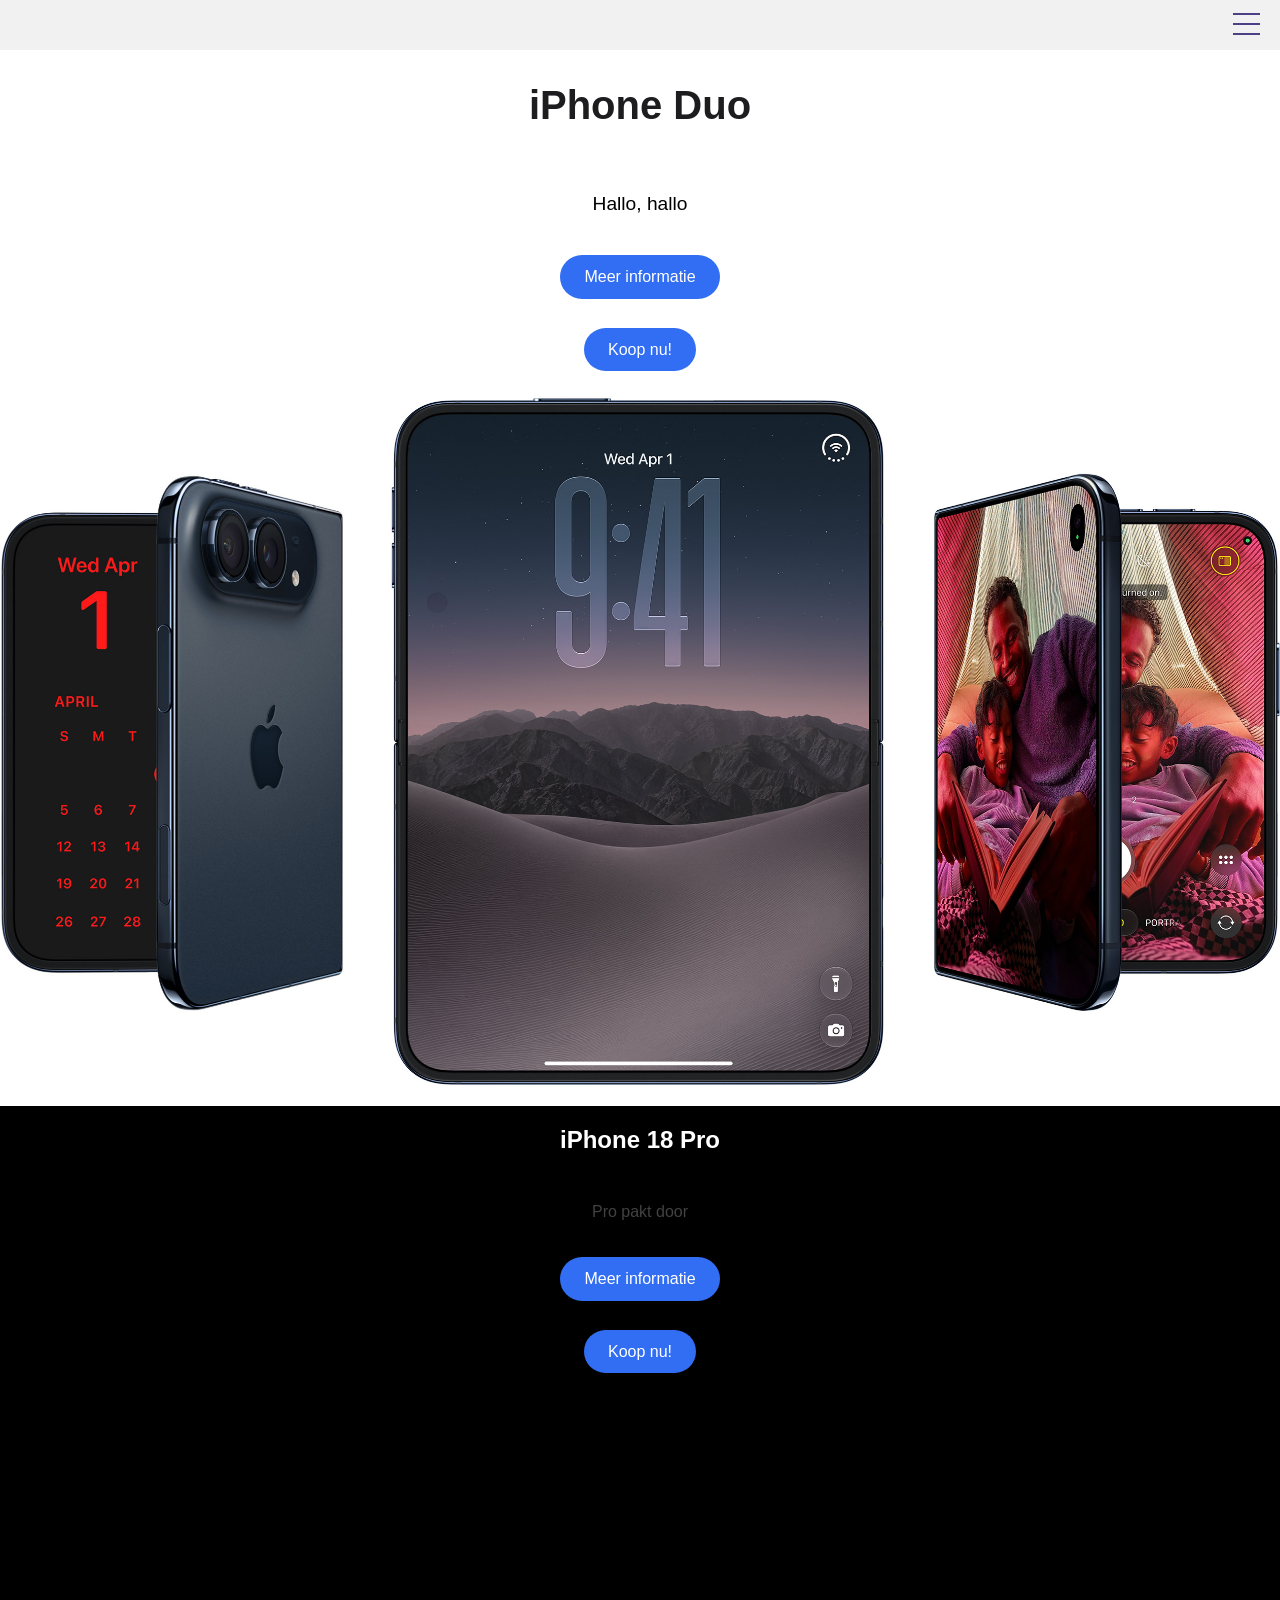
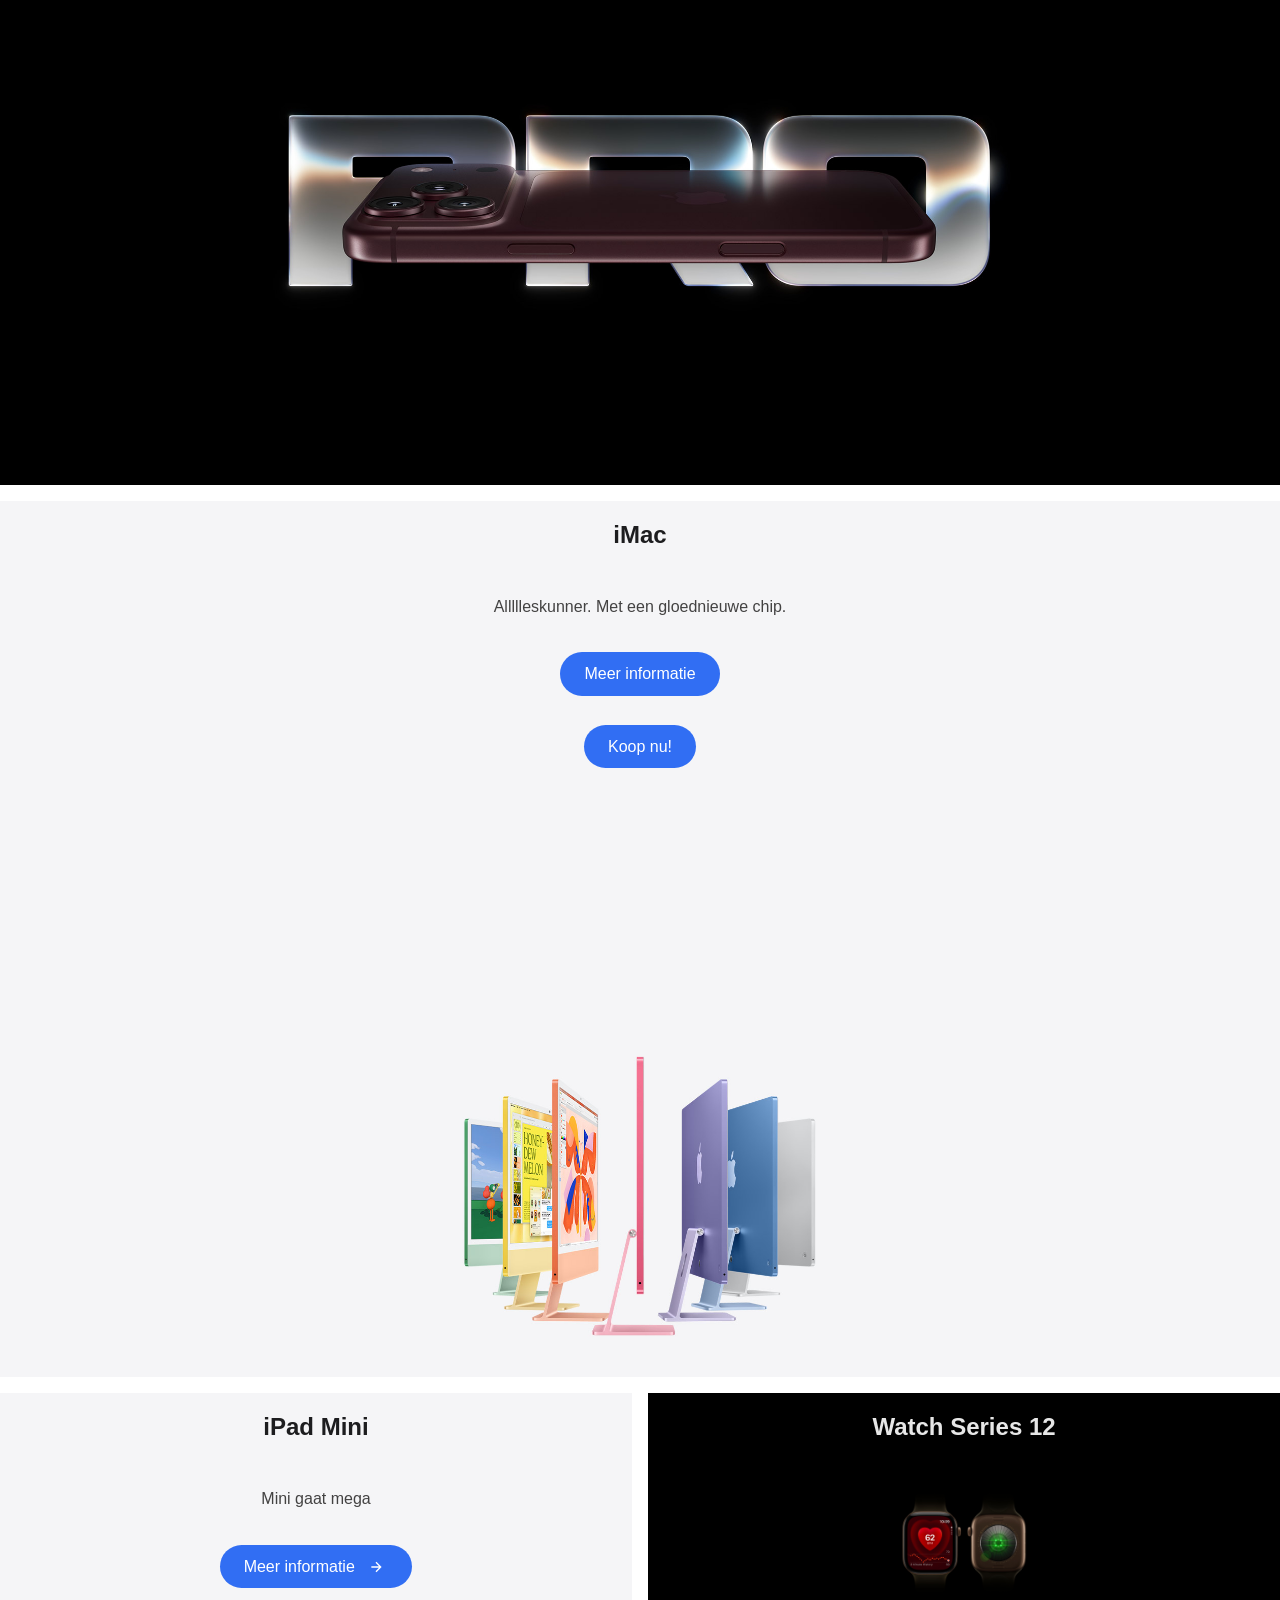
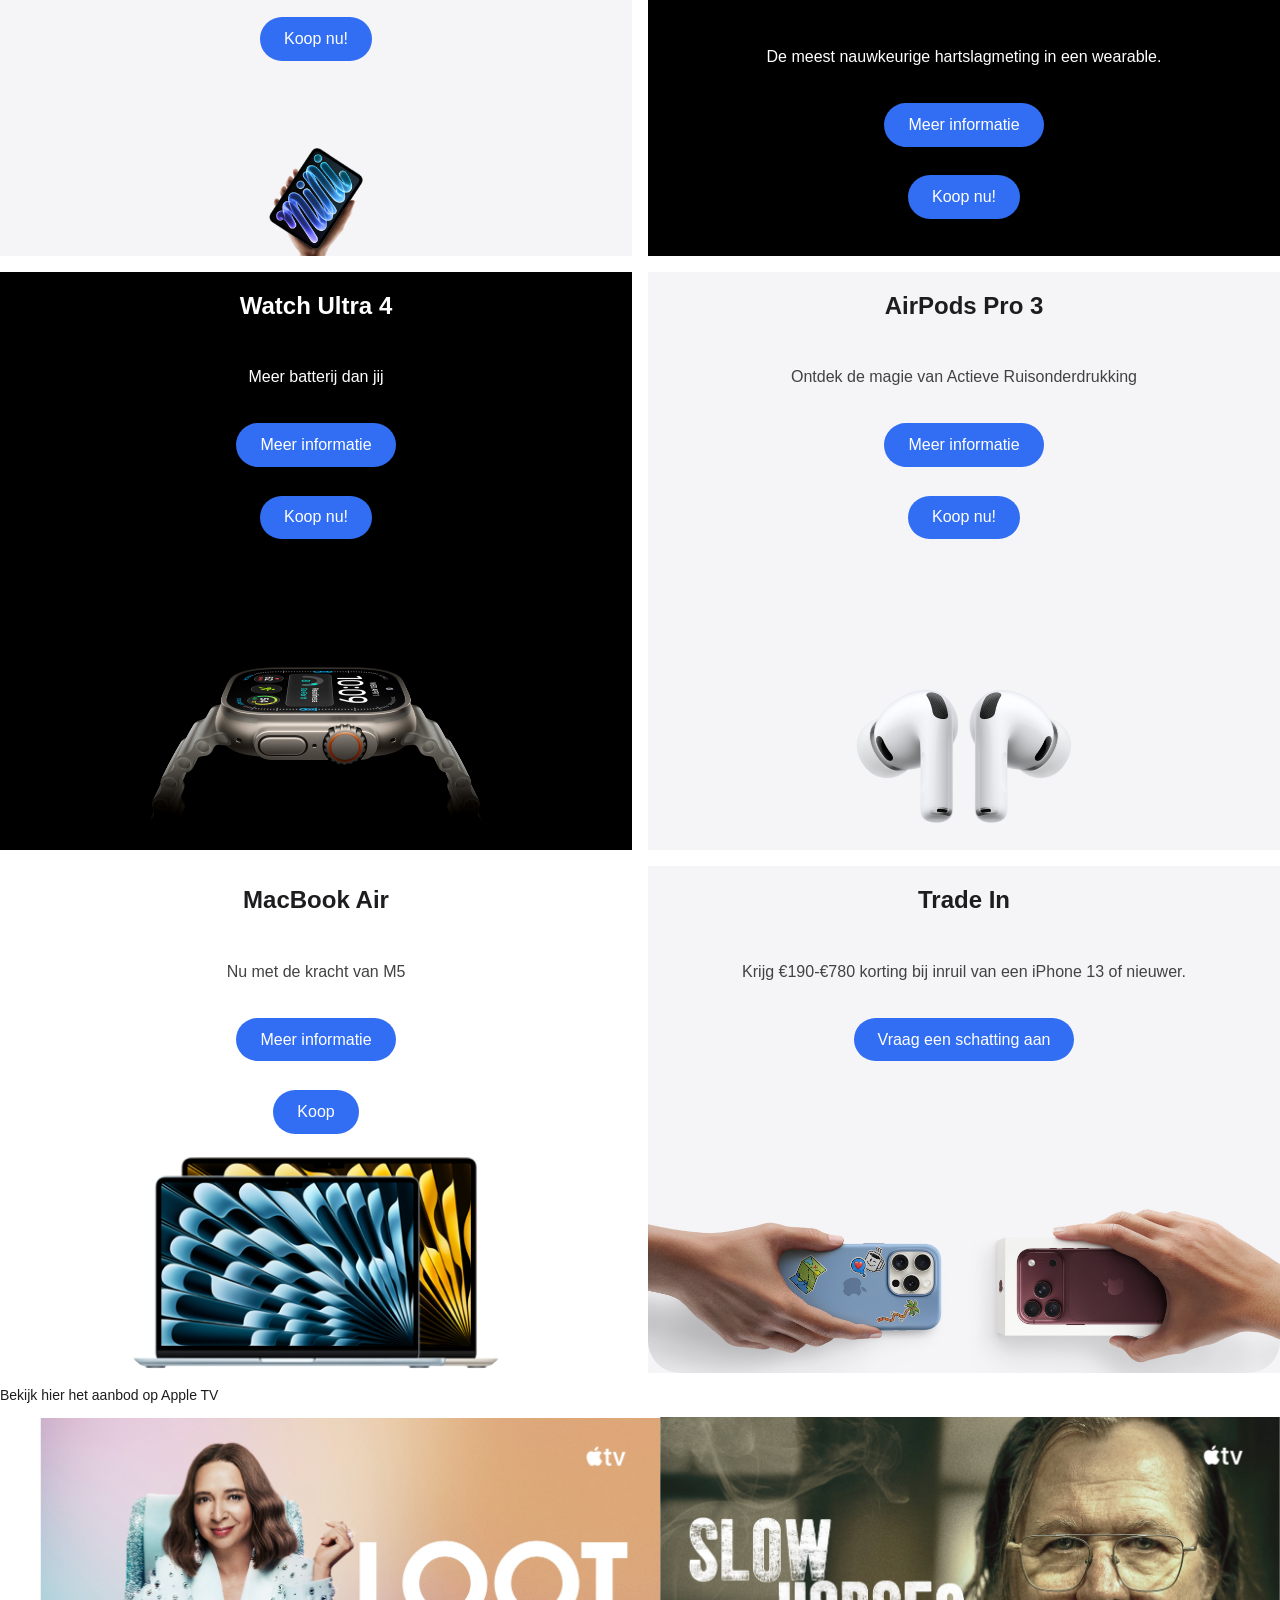
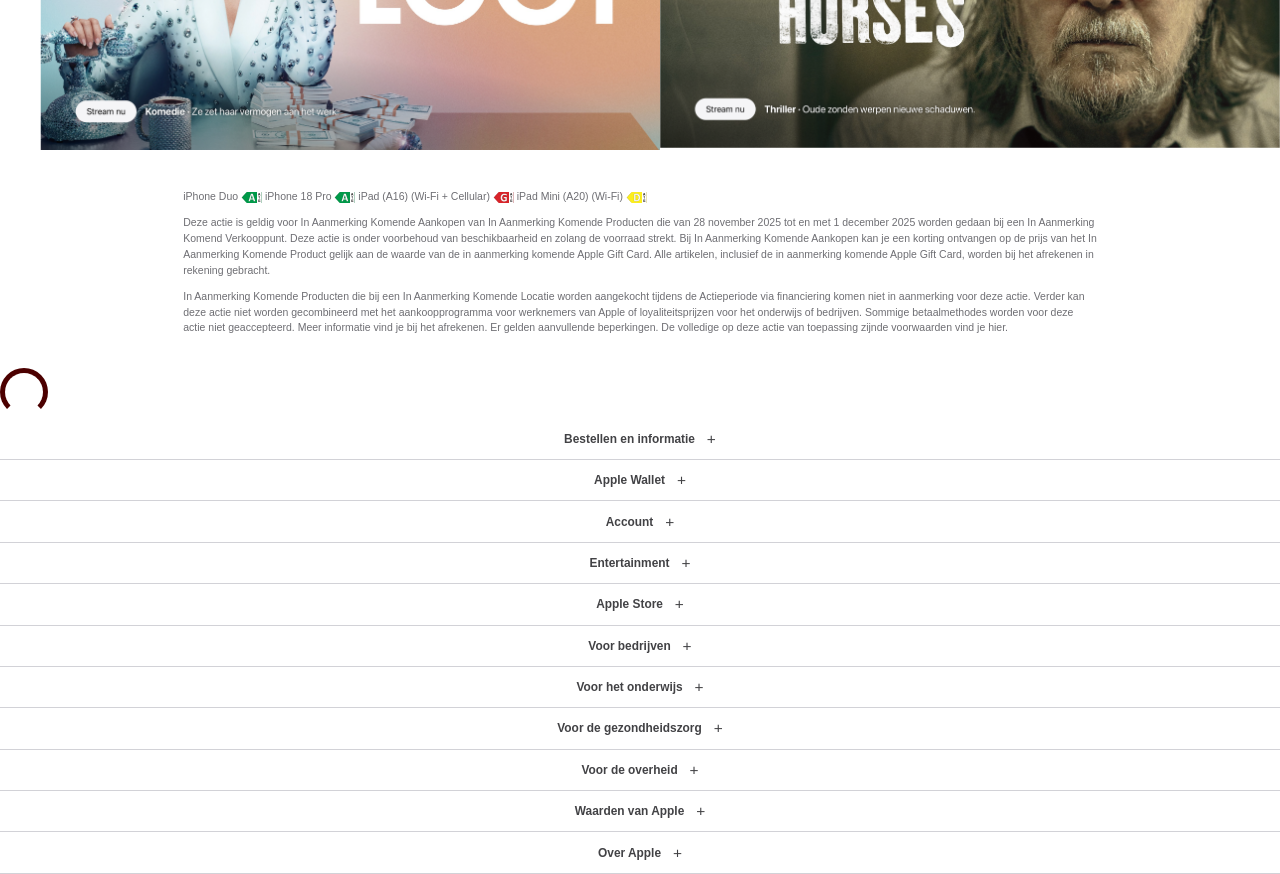
<file: index.html>
<!DOCTYPE html>
<html lang="nl">

<head>
    <meta charset="UTF-8">
    <meta name="204_chey" content="Cheyenne">
    <meta name="viewport" content="width=device-width, initial-scale=1">

    <title>Apple Knock-off</title>

    <link href="styles/style.css" rel="stylesheet">
    <link href="styles/homepage.css" rel="stylesheet">
    <link rel="icon" type="image/svg+xml" href="images-sections/icon_large_3.svg">
</head>

<body>
    <a class="skip-link" href="#main">Ga naar inhoud</a>

    <header>
        <h1 class="visually-hidden">Howdy FED2526</h1>

        <div id="burger-menu">
            <span></span>
        </div>

        <nav id="menu">
            <ul>
                <li>
                    <img src="images/icon_large_3.svg" alt="Apple logo">
                </li>
                <li><a href="index.html">Homepagina</a></li>
                <li><a href="#">Store</a></li>
                <li><a href="#">iPad</a></li>
                <li><a href="tweede_pagina.html">iPhone</a></li>
                <li><a href="#">Mac</a></li>
                <li><a href="#">Watch</a></li>
                <li><a href="#">AirPods</a></li>
                <li><a href="#">TV & Woning</a></li>
                <li><a href="#">Accessoires</a></li>
                <li><a href="#">Support</a></li>
                <li>
                    <form id="search-form">
                        <label for="site-search">Search</label>
                        <input type="search" id="site-search" name="q">
                        <button type="submit">Search</button>
                    </form>
                </li>
            </ul>
        </nav>
    </header>

    <main id="main">

        <section>
            <h2>iPhone Duo</h2>
            <p>Hallo, hallo</p>
            <a href="#">Meer informatie</a>
            <a href="#">Koop nu!</a>
            <img src="images/design_endframe__csvxe3ut4a6a_large_2x.jpg" alt="iPhone Duo">
        </section>

        <section>
            <h2>iPhone 18 Pro</h2>
            <p>Pro pakt door</p>
            <a href="tweede_pagina.html">Meer informatie</a>
            <a href="tweede_pagina.html">Koop nu!</a>
            <img src="images/hero_iphone_18_pro_.jpg" alt="iPhone 18 Pro">
        </section>

        <section>
            <h2>iMac</h2>
            <p>Allllleskunner. Met een gloednieuwe chip.</p>
            <a href="tweede_pagina.html">Meer informatie</a>
            <a href="tweede_pagina.html">Koop nu!</a>
            <img src="images/promo_imac_m6_preorder__cm3cvx6oewya_large_2x.jpg" alt="iMac">
        </section>

        <section>
            <h2>iPad Mini</h2>
            <p>Mini gaat mega</p>
            <a href="#">
                Meer informatie
                <svg width="16" height="16" viewBox="0 0 24 24" aria-hidden="true">
                    <path d="M5 12h14M12 5l7 7-7 7" stroke="currentColor" stroke-width="2" fill="none" />
                </svg>
            </a>
            <a href="#">Koop nu!</a>
            <img src="images/promo_ipad_mini_a20_preorder__b8cxb35z3e9y_large_2x.jpg" alt="iPad Mini">
        </section>

        <section>
            <h2>Watch Series 12</h2>
            <img src="images/hero_apple_watch_series_12_jpg.jpg" alt="Apple Watch Series 12">
            <p>De meest nauwkeurige hartslagmeting in een wearable.</p>
            <a href="#">Meer informatie</a>
            <a href="#">Koop nu!</a>
        </section>

        <section>
            <h2>Watch Ultra 4</h2>
            <p>Meer batterij dan jij</p>
            <a href="#">Meer informatie</a>
            <a href="#">Koop nu!</a>
            <img src="images/promo_apple_watch_ultra_4__e4r3qertak2u_large_2x.jpg" alt="Apple Watch Ultra 4">
        </section>

        <section>
            <h2>AirPods Pro 3</h2>
            <p>Ontdek de magie van Actieve Ruisonderdrukking</p>
            <a href="#">Meer informatie</a>
            <a href="#">Koop nu!</a>
            <img src="images/promo_airpods_pro_3__e4755qofhnyq_large_2x.jpg" alt="AirPods Pro 3">
        </section>

        <section>
            <h2>MacBook Air</h2>
            <p>Nu met de kracht van M5</p>
            <a href="#">Meer informatie</a>
            <a href="#">Koop</a>
            <img src="images/compare_mba_13_15__caznvrb61zyu_large_2x.png" alt="MacBook Air">
        </section>

        <section>
            <h2>Trade In</h2>
            <p>Krijg €190-€780 korting bij inruil van een iPhone 13 of nieuwer.</p>
            <a href="#">Vraag een schatting aan</a>
            <img src="images/promo_iphone_tradein__e4hrjxmgmf0i_large_2x.jpg" alt="Apple Trade In">
        </section>

        <script defer src="scripts/script.js"></script>
    </main>

    <footer>
        <h3>Films op Apple TV</h3>
        <p>Bekijk hier het aanbod op Apple TV</p>

        <ul>
            <li><img src="images-footer/film_1.png" alt="Film 1"></li>
            <li><img src="images-footer/film_2.png" alt="Film 2"></li>
            <li><img src="images-footer/film_3.png" alt="Film 3"></li>
            <li><img src="images-footer/film_4.png" alt="Film 4"></li>
            <li><img src="images-footer/film_5.png" alt="Film 5"></li>
            <li><img src="images-footer/film_6.png" alt="Film 6"></li>
        </ul>

        <ol>
            <li>
                iPhone Duo
                <img src="images/energy_arrow_a.svg" alt="Energielabel A">
                iPhone 18 Pro
                <img src="images/energy_arrow_a.svg" alt="Energielabel A">
                iPad (A16) (Wi-Fi + Cellular)
                <img src="images/energy_arrow_g.svg" alt="Energielabel G">
                iPad Mini (A20) (Wi-Fi)
                <img src="images/energy_arrow_d.svg" alt="Energielabel D">
            </li>

            <li>
                Deze actie is geldig voor In Aanmerking Komende Aankopen van In Aanmerking
                Komende Producten die van 28 november 2025 tot en met 1 december 2025
                worden gedaan bij een In Aanmerking Komend Verkooppunt.
                Deze actie is onder voorbehoud van beschikbaarheid en zolang de voorraad
                strekt. Bij In Aanmerking Komende Aankopen kan je een korting ontvangen
                op de prijs van het In Aanmerking Komende Product gelijk aan de waarde
                van de in aanmerking komende Apple Gift Card.
                Alle artikelen, inclusief de in aanmerking komende Apple Gift Card,
                worden bij het afrekenen in rekening gebracht.
            </li>

            <li>
                In Aanmerking Komende Producten die bij een In Aanmerking Komende Locatie
                worden aangekocht tijdens de Actieperiode via financiering komen niet
                in aanmerking voor deze actie.
                Verder kan deze actie niet worden gecombineerd met het aankoopprogramma
                voor werknemers van Apple of loyaliteitsprijzen voor het onderwijs
                of bedrijven.
                Sommige betaalmethodes worden voor deze actie niet geaccepteerd.
                Meer informatie vind je bij het afrekenen.
                Er gelden aanvullende beperkingen. De volledige op deze actie van
                toepassing zijnde voorwaarden vind je hier.
            </li>
        </ol>

        <span class="loader"></span>

        <details>
            <summary>Bestellen en informatie</summary>
            <ol>
                <li>Store</li>
                <li>Mac</li>
                <li>iPad</li>
                <li>iPhone</li>
                <li>Watch</li>
                <li>AirPods</li>
                <li>Woning</li>
                <li>AirTag</li>
                <li>Accessoires</li>
                <li>Cadeaubonnen</li>
            </ol>
        </details>

        <details>
            <summary>Apple Wallet</summary>
            <ol>
                <li>Apple Pay</li>
            </ol>
        </details>

        <details>
            <summary>Account</summary>
            <ol>
                <li>Beheer je Apple Account</li>
                <li>Apple Store-account</li>
                <li>iCloud.com</li>
            </ol>
        </details>

        <details>
            <summary>Entertainment</summary>
            <ol>
                <li>Apple One</li>
                <li>Apple TV</li>
                <li>Apple Music</li>
                <li>Apple Arcade</li>
                <li>Apple Fitness+</li>
                <li>App Store</li>
            </ol>
        </details>

        <details>
            <summary>Apple Store</summary>
            <ol>
                <li>Zoek een Store</li>
                <li>Genius Bar</li>
                <li>Today at Apple</li>
                <li>Groepsreserveringen</li>
                <li>Apple Zomerkamp</li>
                <li>Apple Store-app</li>
                <li>Certified Refurbished</li>
                <li>Apple Trade In</li>
                <li>Bestelstatus</li>
                <li>Hulp bij bestellen</li>
            </ol>
        </details>

        <details>
            <summary>Voor bedrijven</summary>
            <ol>
                <li>Apple en het bedrijfsleven</li>
                <li>Aankopen voor je bedrijf</li>
            </ol>
        </details>

        <details>
            <summary>Voor het onderwijs</summary>
            <ol>
                <li>Apple en het onderwijs</li>
                <li>Aankopen voor je studie</li>
            </ol>
        </details>

        <details>
            <summary>Voor de gezondheidszorg</summary>
            <ol>
                <li>Apple in de gezondheidszorg</li>
            </ol>
        </details>

        <details>
            <summary>Voor de overheid</summary>
            <ol>
                <li>Apple en de overheid</li>
            </ol>
        </details>

        <details>
            <summary>Waarden van Apple</summary>
            <ol>
                <li>Toegankelijkheid</li>
                <li>Milieu</li>
                <li>Privacy</li>
                <li>Innovatie in de toeleveringsketen</li>
            </ol>
        </details>

        <details>
            <summary>Over Apple</summary>
            <ol>
                <li>Newsroom</li>
                <li>Apple Leadership</li>
                <li>Carrièremogelijkheden</li>
                <li>Garantie</li>
                <li>Investeerders</li>
                <li>Ethiek en naleving</li>
                <li>Werkgelegenheid in Europa</li>
                <li>Contact opnemen</li>
            </ol>
        </details>
    </footer>
</body>

</html>
</file>
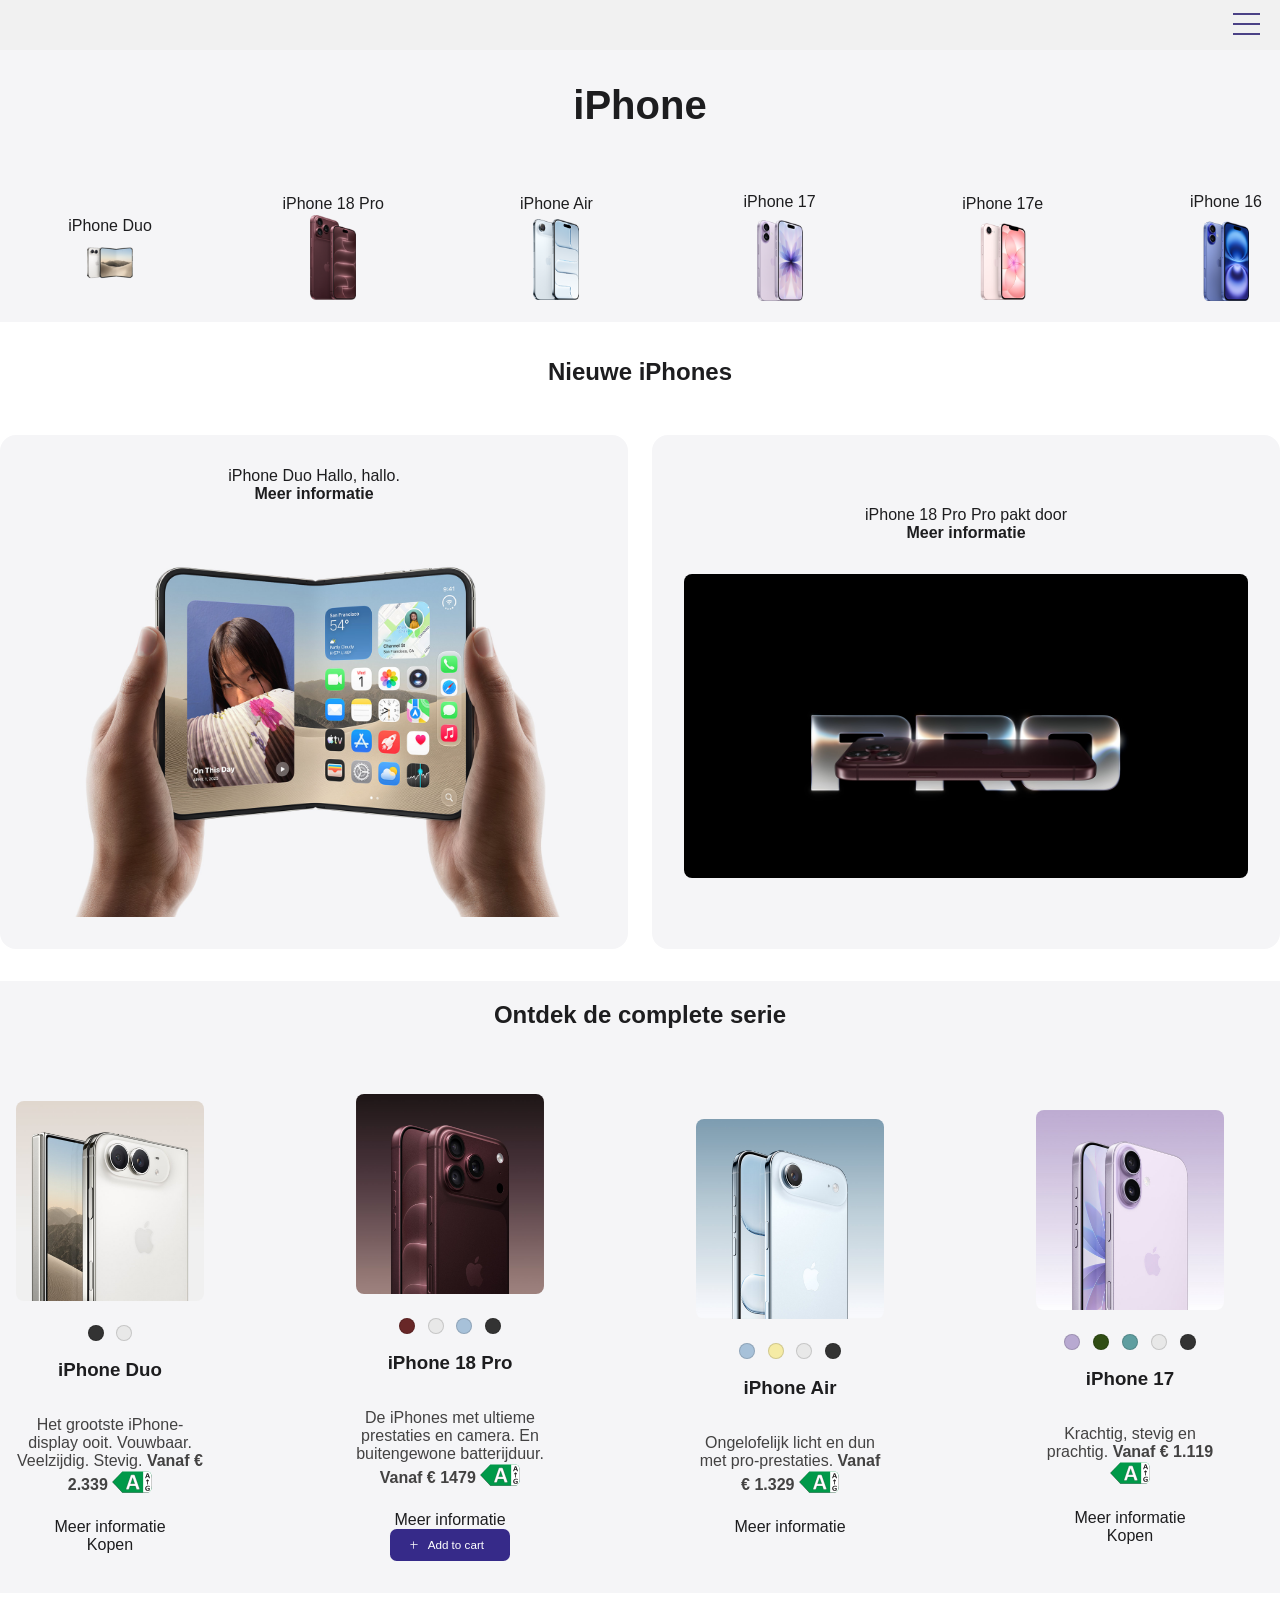
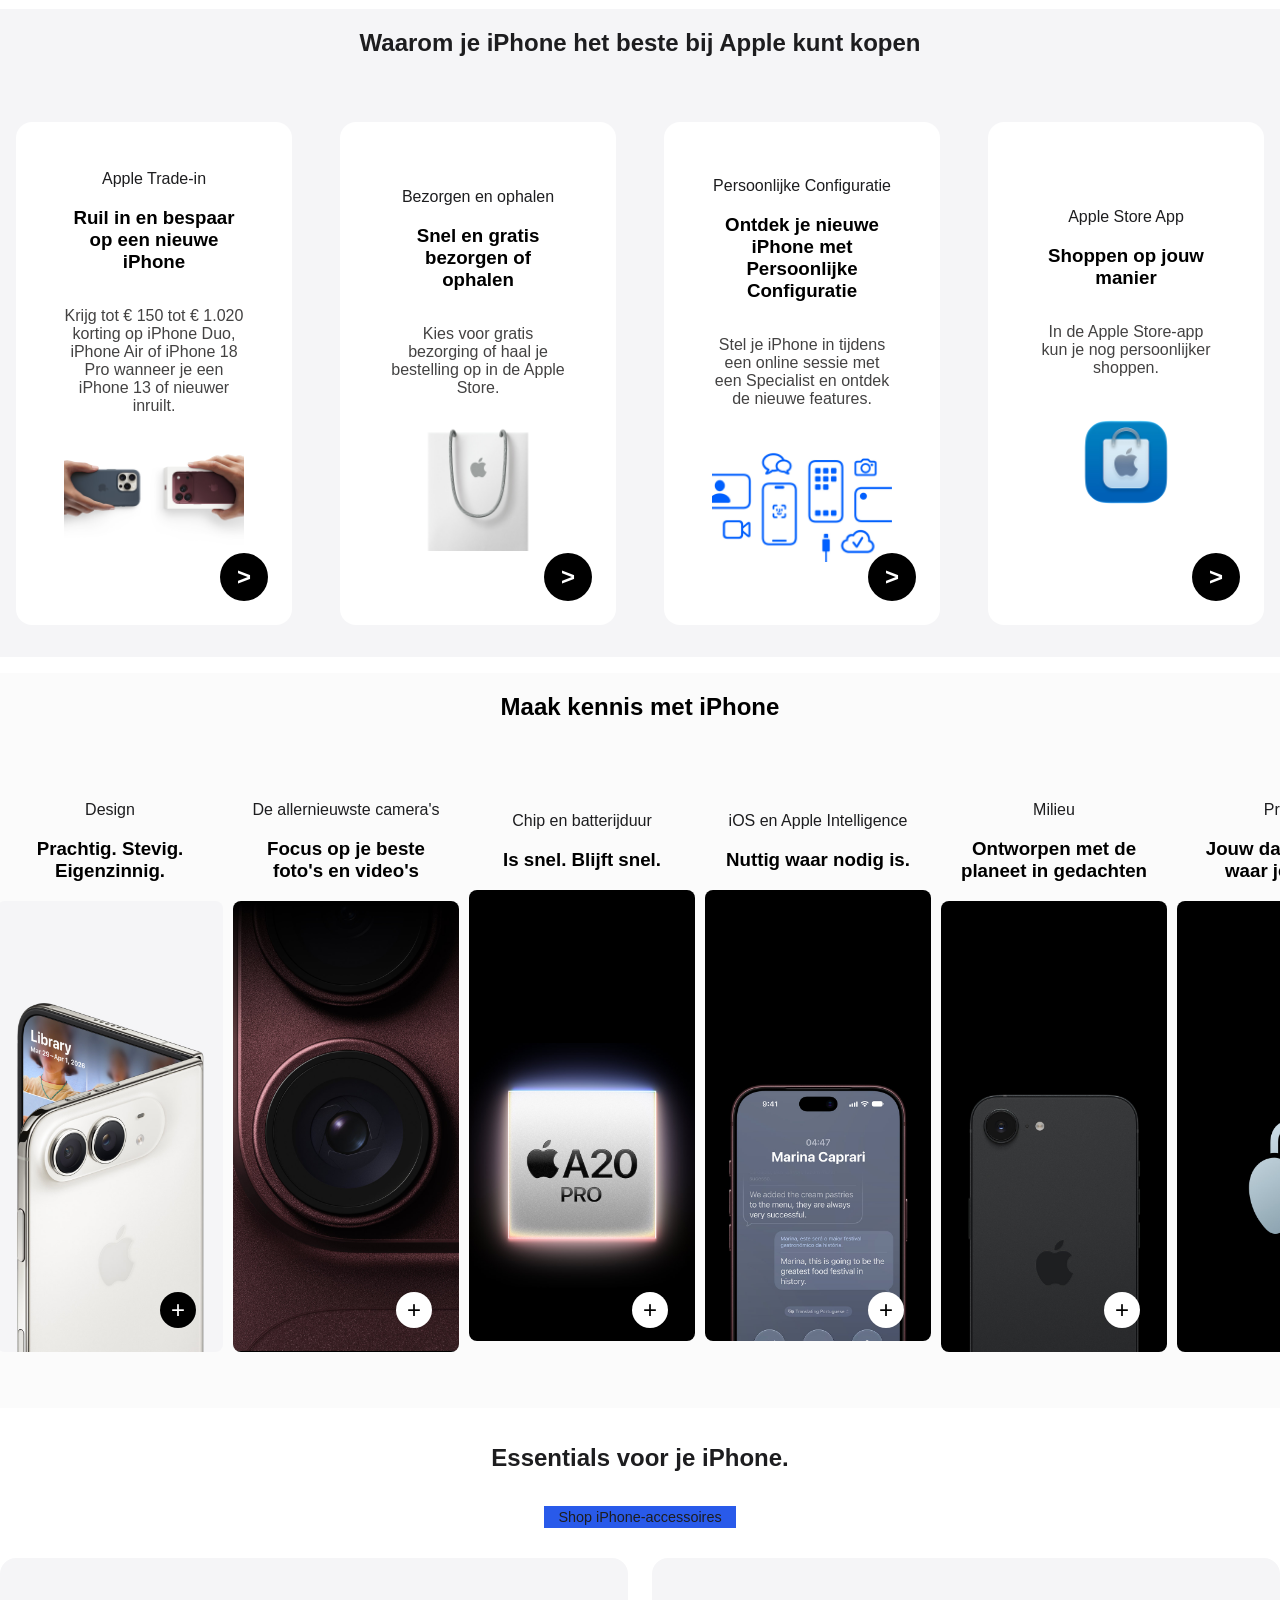
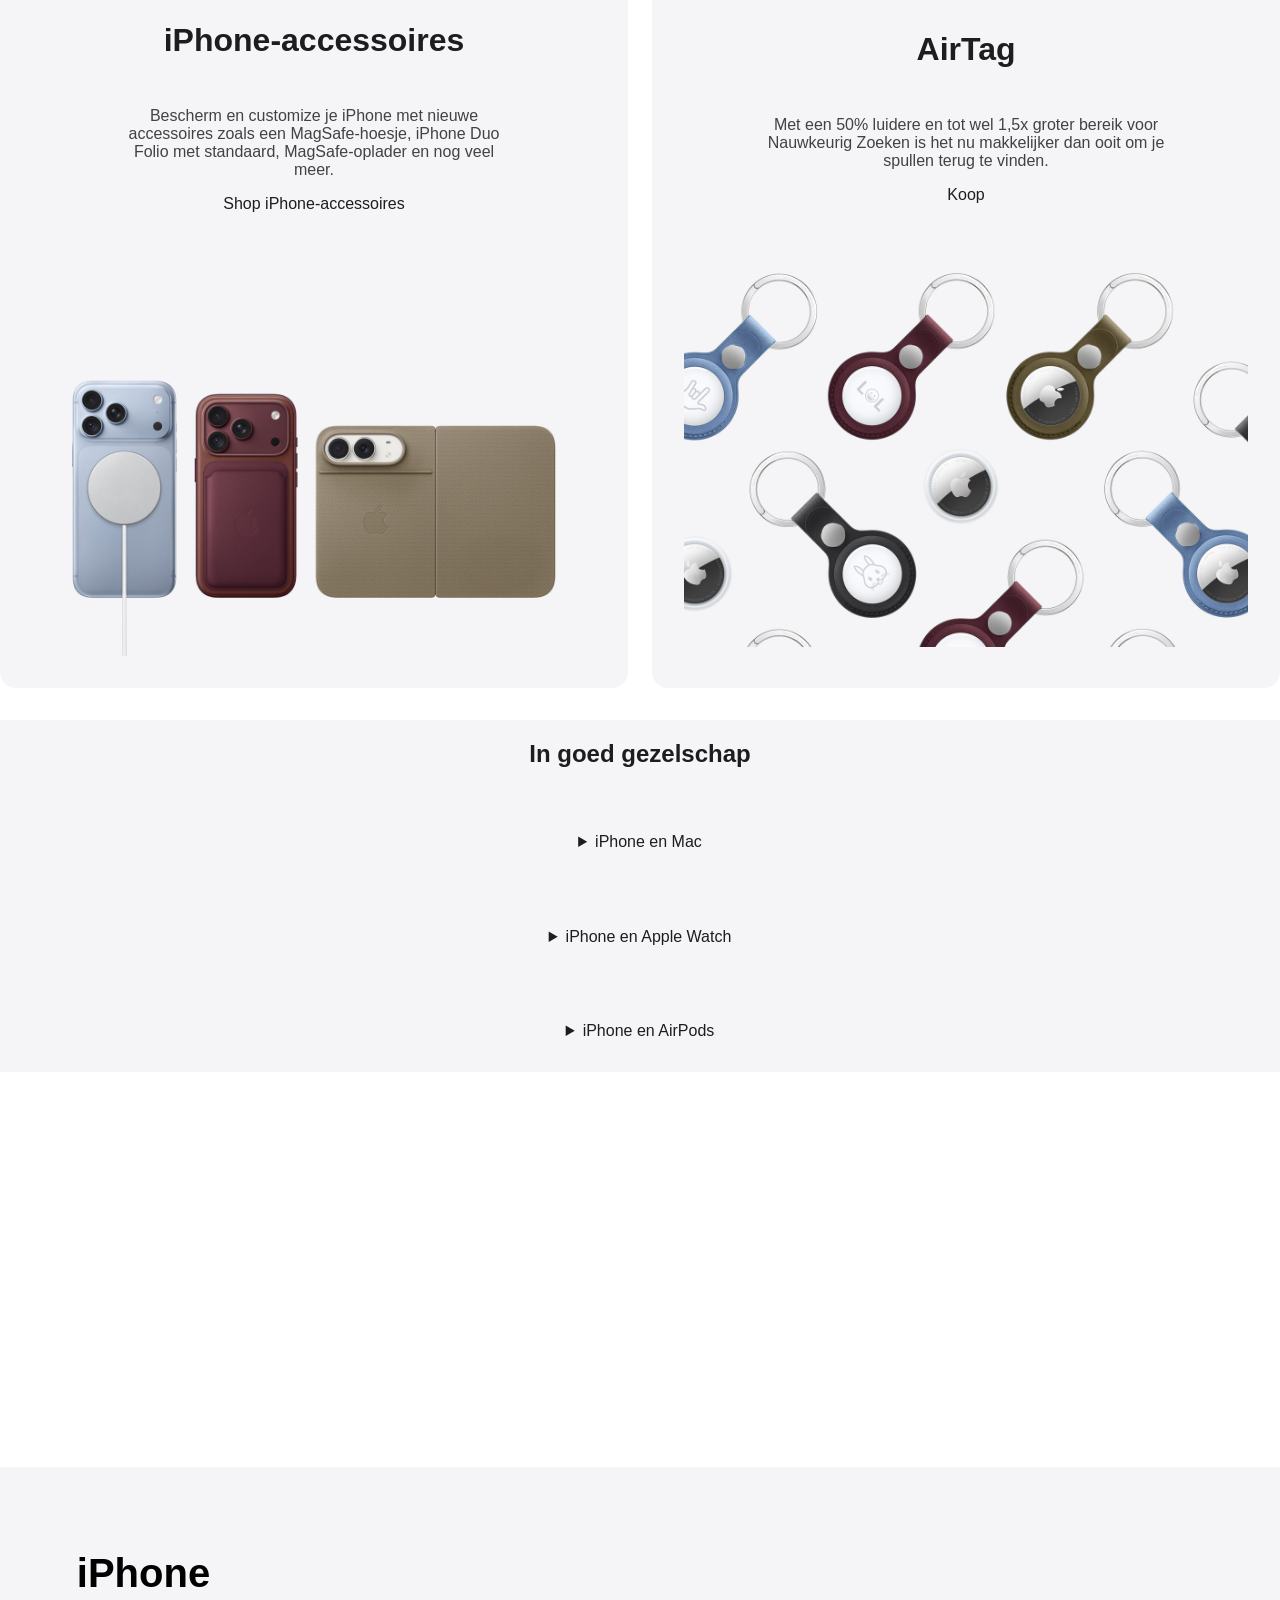
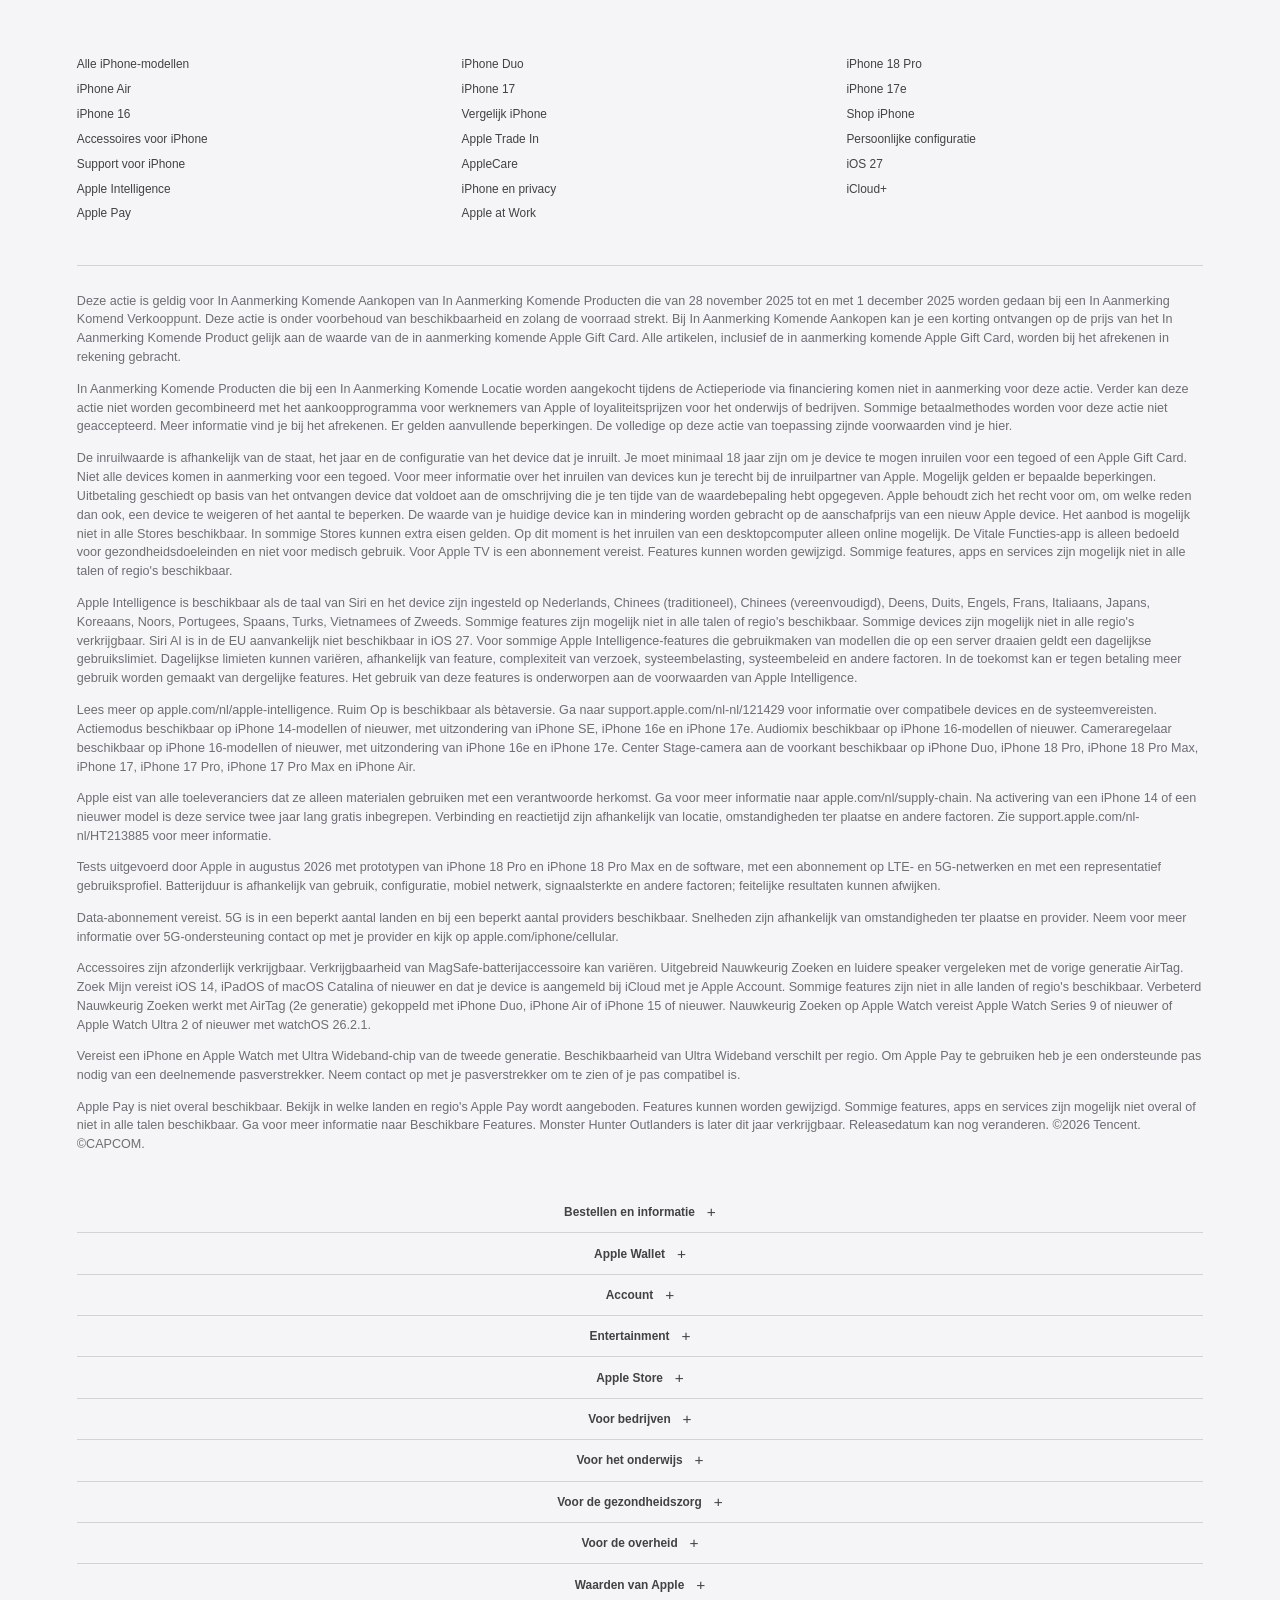
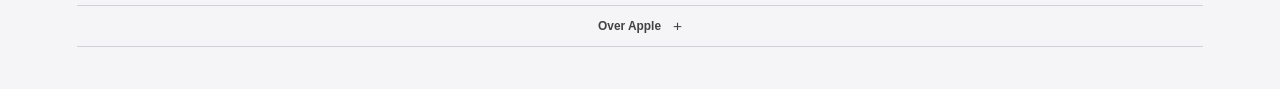
<file: tweede_pagina.html>
<!DOCTYPE html>
<html lang="nl">

<head>
    <meta charset="UTF-8">
    <meta name="apple" content="nieuw">
    <meta name="viewport" content="width=device-width, initial-scale=1">

    <title>iPhone Knock-off</title>

    <link href="styles/style.css" rel="stylesheet">
    <link href="styles/iphone.css" rel="stylesheet">
    <link rel="icon" type="image/svg+xml" href="images-sections/icon_large_3.svg">
</head>

<body>
    <a class="skip-link" href="#main">Ga naar inhoud</a>

    <header>
        <h1 class="visually-hidden">iPhone Knock-off</h1>

        <div id="burger-menu">
            <span></span>
        </div>

        <!-- Bron hamburger menu: https://codepen.io/joesayegh/pen/jOEVPKO -->
        <nav id="menu">
            <ul>
                <li>
                    <img src="images/icon_large_3.svg" alt="Apple logo">
                </li>
                <li><a href="index.html">Homepagina</a></li>
                <li><a href="#">Store</a></li>
                <li><a href="#">iPad</a></li>
                <li><a href="tweede_pagina.html">iPhone</a></li>
                <li><a href="#">Mac</a></li>
                <li><a href="#">Watch</a></li>
                <li><a href="#">AirPods</a></li>
                <li><a href="#">TV & Woning</a></li>
                <li><a href="#">Accessoires</a></li>
            </ul>
        </nav>
    </header>

    <main id="main">

        <!-- 1e section: iPhone navigatie -->
        <section>
            <h2>iPhone</h2>

            <ul>
                <li>
                    <a>iPhone Duo</a>
                    <img src="images/iphone_duo_.png" alt="iPhone Duo">
                </li>
                <li>
                    <a>iPhone 18 Pro</a>
                    <img src="images/iphone_18_pro_x.png" alt="iPhone 18 Pro">
                </li>
                <li>
                    <a>iPhone Air</a>
                    <img src="images/iphone_air_.png" alt="iPhone Air">
                </li>
                <li>
                    <a>iPhone 17</a>
                    <img src="images/iphone_17.png" alt="iPhone 17">
                </li>
                <li>
                    <a>iPhone 17e</a>
                    <img src="images/iphone_17e_.png" alt="iPhone 17e">
                </li>
                <li>
                    <a>iPhone 16</a>
                    <img src="images/iphone_16.png" alt="iPhone 16">
                </li>
                <li>
                    <a>Vergelijk</a>
                    <img src="images/compare__.png" alt="iPhone vergelijken">
                </li>
                <li>
                    <a>Accessoires</a>
                    <img src="images/accessories__.png" alt="iPhone accessoires">
                </li>
                <li>
                    <a>Shop iPhone</a>
                    <img src="images/shop_.png" alt="Shop iPhone">
                </li>
                <li>
                    <a>iOS 27</a>
                    <img src="images/ios__8z.png" alt="iOS 27">
                </li>
            </ul>
        </section>

        <!-- 2e section: nieuwe iPhones -->
        <section>
            <h2>Nieuwe iPhones</h2>

            <ul>
                <li>
                    <a>iPhone Duo Hallo, hallo.</a>
                    <a href="#"><strong>Meer informatie</strong></a>
                    <img src="images/duo_groot.png" alt="iPhone Duo">
                </li>
                <li>
                    <a>iPhone 18 Pro Pro pakt door</a>
                    <a href="#"><strong>Meer informatie</strong></a>
                    <img src="images/hero_iphone_18_pro_.jpg" alt="iPhone 18 Pro">
                </li>
            </ul>
        </section>

        <!-- 3e section: complete iPhone serie -->
        <section>
            <h2>Ontdek de complete serie</h2>

            <ul>
                <li>
                    <img src="images/iphone_duo__hefmlegzwbmi_large_2x.jpg" alt="iPhone Duo">

                    <div class="product-colors">
                        <span class="color color-black"></span>
                        <span class="color color-white"></span>
                    </div>

                    <h3>iPhone Duo</h3>
                    <p>
                        Het grootste iPhone-display ooit.
                        Vouwbaar. Veelzijdig. Stevig.

                        <strong>Vanaf € 2.339</strong>
                        <img src="images/energy_arrow_a.svg" alt="Energielabel A">
                    </p>

                    <a href="#">Meer informatie</a>
                    <a href="#">Kopen</a>
                </li>

                <li>
                    <img src="images/iphone_18_pro__dj48ysc0yagm_large_2x.jpg" alt="iPhone 18 Pro">

                    <div class="product-colors">
                        <span class="color color-bordeaux"></span>
                        <span class="color color-white"></span>
                        <span class="color color-blue"></span>
                        <span class="color color-black"></span>
                    </div>

                    <h3>iPhone 18 Pro</h3>
                    <p>
                        De iPhones met ultieme prestaties en camera.
                        En buitengewone batterijduur.

                        <strong>Vanaf € 1479</strong>
                        <img src="images/energy_arrow_a.svg" alt="Energielabel A">
                    </p>

                    <a href="#">Meer informatie</a>

                    <button class="button">
                        <span>Add to cart</span>
                        <div class="cart">
                            <svg viewBox="0 0 36 26" aria-hidden="true">
                                <polyline points="1 2.5 6 2.5 10 18.5 25.5 18.5 28.5 7.5 7.5 7.5"></polyline>
                                <polyline points="15 13.5 17 15.5 22 10.5"></polyline>
                            </svg>
                        </div>
                    </button>
                </li>

                <li>
                    <img src="images/iphone_air__b5qmgl05ojyq_large_2x.jpg" alt="iPhone Air">

                    <div class="product-colors">
                        <span class="color color-blue"></span>
                        <span class="color color-yellow"></span>
                        <span class="color color-white"></span>
                        <span class="color color-black"></span>
                    </div>

                    <h3>iPhone Air</h3>
                    <p>
                        Ongelofelijk licht en dun met pro-prestaties.

                        <strong>Vanaf € 1.329</strong>
                        <img src="images/energy_arrow_a.svg" alt="Energielabel A">
                    </p>

                    <a href="#">Meer informatie</a>
                </li>

                <li>
                    <img src="images/iphone_17_.jpg" alt="iPhone 17">

                    <div class="product-colors">
                        <span class="color color-purple"></span>
                        <span class="color color-green"></span>
                        <span class="color color-darkblue"></span>
                        <span class="color color-white"></span>
                        <span class="color color-black"></span>
                    </div>

                    <h3>iPhone 17</h3>
                    <p>
                        Krachtig, stevig en prachtig.

                        <strong>Vanaf € 1.119</strong>
                        <img src="images/energy_arrow_a.svg" alt="Energielabel A">
                    </p>

                    <a href="#">Meer informatie</a>
                    <a href="#">Kopen</a>
                </li>

                <li>
                    <img src="images/iphone_17e__cq5ygzct314y_large_2x.jpg" alt="iPhone 17e">

                    <div class="product-colors">
                        <span class="color color-pink"></span>
                        <span class="color color-white"></span>
                        <span class="color color-black"></span>
                    </div>

                    <h3>iPhone 17e</h3>
                    <p>
                        Sterke features.
                        Slimme keuzes.

                        <strong>Vanaf € 869</strong>
                        <img src="images/energy_arrow_a.svg" alt="Energielabel A">
                    </p>

                    <a href="#">Meer informatie</a>
                    <a href="#">Kopen</a>
                </li>

                <li>
                    <img src="images/iphone_16__b.jpg" alt="iPhone 16">

                    <div class="product-colors">
                        <span class="color color-purblue"></span>
                        <span class="color color-green"></span>
                        <span class="color color-darkpink"></span>
                        <span class="color color-white"></span>
                        <span class="color color-black"></span>
                    </div>

                    <h3>iPhone 16</h3>
                    <p>
                        Indrukwekkende prestaties.
                        Sterk design.

                        <strong>Vanaf € 1.019</strong>
                        <img src="images/energy_arrow_a.svg" alt="Energielabel A">
                    </p>

                    <a href="#">Meer informatie</a>
                    <a href="#">Kopen</a>
                </li>
            </ul>
        </section>

        <!-- 4e section: voordelen van Apple -->
        <section>
            <h2>Waarom je iPhone het beste bij Apple kunt kopen</h2>

            <ul>
                <li>
                    <a>Apple Trade-in</a>
                    <h3>Ruil in en bespaar op een nieuwe iPhone</h3>
                    <p>
                        Krijg tot € 150 tot € 1.020 korting op iPhone Duo, iPhone Air of iPhone 18 Pro
                        wanneer je een iPhone 13 of nieuwer inruilt.
                    </p>
                    <img src="images/trade_in_iphone_18_pro_2e_pag.jpg" alt="Apple Trade-in">
                    <span class="image-arrow">&gt;</span>
                </li>

                <li>
                    <a>Bezorgen en ophalen</a>
                    <h3>Snel en gratis bezorgen of ophalen</h3>
                    <p>Kies voor gratis bezorging of haal je bestelling op in de Apple Store.</p>
                    <img src="images/deliver_2e_pag.jpg" alt="Bezorgen en ophalen">
                    <span class="image-arrow">&gt;</span>
                </li>

                <li>
                    <a>Persoonlijke Configuratie</a>
                    <h3>Ontdek je nieuwe iPhone met Persoonlijke Configuratie</h3>
                    <p>Stel je iPhone in tijdens een online sessie met een Specialist en ontdek de nieuwe features.</p>
                    <img src="images/setup_2e_pag.jpg" alt="Persoonlijke Configuratie">
                    <span class="image-arrow">&gt;</span>
                </li>

                <li>
                    <a>Apple Store App</a>
                    <h3>Shoppen op jouw manier</h3>
                    <p>In de Apple Store-app kun je nog persoonlijker shoppen.</p>
                    <img src="images/app_2e_pag.jpg" alt="Apple Store-app">
                    <span class="image-arrow">&gt;</span>
                </li>
            </ul>
        </section>

        <!-- 5e section: kennismaken met iPhone -->
        <section>
            <h2>Maak kennis met iPhone</h2>

            <ul>
                <li>
                    <a>Design</a>
                    <h3>Prachtig. Stevig. Eigenzinnig.</h3>
                    <img src="images/design_2e_pag.jpg" alt="Design van de iPhone">
                    <span class="image-plus first-plus">+</span>
                </li>

                <li>
                    <a>De allernieuwste camera's</a>
                    <h3>Focus op je beste foto's en video's</h3>
                    <img src="images/camera__18_2e_pag.jpg" alt="iPhone Pro camera">
                    <span class="image-plus">+</span>
                </li>

                <li>
                    <a>Chip en batterijduur</a>
                    <h3>Is snel. Blijft snel.</h3>
                    <img src="images/chip__a20_2e_pag.jpg" alt="A20 Pro-chip">
                    <span class="image-plus">+</span>
                </li>

                <li>
                    <a>iOS en Apple Intelligence</a>
                    <h3>Nuttig waar nodig is.</h3>
                    <img src="images/siri_2e_pag.jpg" alt="Interface van iPhone 18 Pro">
                    <span class="image-plus">+</span>
                </li>

                <li>
                    <a>Milieu</a>
                    <h3>Ontworpen met de planeet in gedachten</h3>
                    <img src="images/environment_2e_pag.jpg" alt="Achterkant van iPhone 17e">
                    <span class="image-plus">+</span>
                </li>

                <li>
                    <a>Privacy</a>
                    <h3>Jouw data. Precies waar je ze wilt.</h3>
                    <img src="images/privacy_2e_pag.jpg" alt="Apple privacy-slot">
                    <span class="image-plus">+</span>
                </li>

                <li>
                    <a>Gemoedsrust</a>
                    <h3>Handige features. Waar je ook bent.</h3>
                    <img src="images/safety_map_2e_pag.jpg" alt="Wereldbol met locatie">
                    <span class="image-plus">+</span>
                </li>
            </ul>
        </section>

        <!-- 6e section: accessoires -->
        <section>
            <h2>Essentials voor je iPhone.</h2>
            <a href="#">Shop iPhone-accessoires</a>

            <ul>
                <li>
                    <h3>iPhone-accessoires</h3>
                    <p>
                        Bescherm en customize je iPhone met nieuwe accessoires zoals een MagSafe-hoesje,
                        iPhone Duo Folio met standaard, MagSafe-oplader en nog veel meer.
                    </p>
                    <a href="#">Shop iPhone-accessoires</a>
                    <img src="images/accessories_2e_pag.jpg" alt="iPhone-accessoires">
                </li>

                <li>
                    <h3>AirTag</h3>
                    <p>
                        Met een 50% luidere en tot wel 1,5x groter bereik voor Nauwkeurig Zoeken is het nu makkelijker
                        dan ooit om je spullen terug te vinden.
                    </p>
                    <a href="#">Koop</a>
                    <img src="images/airtag_print_2e_pag.jpg" alt="AirTag">
                </li>
            </ul>
        </section>

        <!-- 7e section: iPhone in goed gezelschap -->
        <section>
            <h2>In goed gezelschap</h2>

            <details>
                <summary>iPhone en Mac</summary>
                <p>
                    Op je iPhone kun je afbeeldingen, video's of tekst kopiëren en in een andere app op je Mac plakken.
                    Krijg je een telefoontje of berichtje op je iPhone binnen, dan kun je dat ook beantwoorden op je
                    Mac. En dankzij iCloud heb je zowel op je iPhone als op je Mac toegang tot al je favoriete
                    bestanden.
                </p>
                <img src="images/summary_1.png" alt="iPhone en Mac">
            </details>

            <details>
                <summary>iPhone en Apple Watch</summary>
                <p>
                    iPhone even kwijt? Met de nieuwste Apple Watch-modellen zie je hoe ver en in welke richting je
                    ongeveer moet zoeken. Om een groepsfoto te maken op je iPhone, ga je gewoon bij de groep staan en
                    gebruik je Apple Watch als zoeker. En neem je een telefoontje aan op je Apple Watch, dan hoef je
                    alleen maar op je iPhone te tikken om daar het gesprek voort te zetten.
                </p>
                <img src="images/summary_2.png" alt="iPhone en Apple Watch">
            </details>

            <details>
                <summary>iPhone en AirPods</summary>
                <p>
                    Je hoeft maar een keer te tikken om je AirPods op je iPhone in te stellen. En Adaptieve Audio past
                    het niveau van geluidsbeheersing automatisch aan, zodat je in elke omgeving de beste interactie
                    hebt.
                </p>
                <img src="images/summary_3.png" alt="iPhone en AirPods">
            </details>
        </section>

        <iframe
            width="560"
            height="315"
            src="https://www.youtube.com/embed/Q3zwkxqh1t0?si=7ta4D9GZDqwwdlOx"
            title="YouTube-video over de iPhone"
            allow="accelerometer; autoplay; clipboard-write; encrypted-media; gyroscope; picture-in-picture; web-share"
            referrerpolicy="strict-origin-when-cross-origin"
            allowfullscreen>
        </iframe>

        <script defer src="scripts/script.js"></script>
    </main>

    <footer>

        <!-- Navigatie -->
        <section>
            <h2>iPhone</h2>

            <ol>
                <li>Alle iPhone-modellen</li>
                <li>iPhone Duo</li>
                <li>iPhone 18 Pro</li>
                <li>iPhone Air</li>
                <li>iPhone 17</li>
                <li>iPhone 17e</li>
                <li>iPhone 16</li>
                <li>Vergelijk iPhone</li>
                <li>Shop iPhone</li>
                <li>Accessoires voor iPhone</li>
                <li>Apple Trade In</li>
                <li>Persoonlijke configuratie</li>
                <li>Support voor iPhone</li>
                <li>AppleCare</li>
                <li>iOS 27</li>
                <li>Apple Intelligence</li>
                <li>iPhone en privacy</li>
                <li>iCloud+</li>
                <li>Apple Pay</li>
                <li>Apple at Work</li>
            </ol>
        </section>

        <!-- Footnotes -->
        <ol>
            <li>
                Deze actie is geldig voor In Aanmerking Komende Aankopen van In Aanmerking
                Komende Producten die van 28 november 2025 tot en met 1 december 2025
                worden gedaan bij een In Aanmerking Komend Verkooppunt.
                Deze actie is onder voorbehoud van beschikbaarheid en zolang de voorraad
                strekt. Bij In Aanmerking Komende Aankopen kan je een korting ontvangen
                op de prijs van het In Aanmerking Komende Product gelijk aan de waarde
                van de in aanmerking komende Apple Gift Card.
                Alle artikelen, inclusief de in aanmerking komende Apple Gift Card,
                worden bij het afrekenen in rekening gebracht.
            </li>

            <li>
                In Aanmerking Komende Producten die bij een In Aanmerking Komende Locatie
                worden aangekocht tijdens de Actieperiode via financiering komen niet
                in aanmerking voor deze actie.
                Verder kan deze actie niet worden gecombineerd met het aankoopprogramma
                voor werknemers van Apple of loyaliteitsprijzen voor het onderwijs
                of bedrijven.
                Sommige betaalmethodes worden voor deze actie niet geaccepteerd.
                Meer informatie vind je bij het afrekenen.
                Er gelden aanvullende beperkingen. De volledige op deze actie van
                toepassing zijnde voorwaarden vind je hier.
            </li>

            <li>
                De inruilwaarde is afhankelijk van de staat, het jaar en de configuratie
                van het device dat je inruilt.
                Je moet minimaal 18 jaar zijn om je device te mogen inruilen voor een
                tegoed of een Apple Gift Card.
                Niet alle devices komen in aanmerking voor een tegoed.
                Voor meer informatie over het inruilen van devices kun je terecht bij
                de inruilpartner van Apple. Mogelijk gelden er bepaalde beperkingen.
                Uitbetaling geschiedt op basis van het ontvangen device dat voldoet
                aan de omschrijving die je ten tijde van de waardebepaling hebt opgegeven.
                Apple behoudt zich het recht voor om, om welke reden dan ook, een device
                te weigeren of het aantal te beperken.
                De waarde van je huidige device kan in mindering worden gebracht op
                de aanschafprijs van een nieuw Apple device.
                Het aanbod is mogelijk niet in alle Stores beschikbaar.
                In sommige Stores kunnen extra eisen gelden.
                Op dit moment is het inruilen van een desktopcomputer alleen online mogelijk.
                De Vitale Functies-app is alleen bedoeld voor gezondheidsdoeleinden
                en niet voor medisch gebruik.
                Voor Apple TV is een abonnement vereist.
                Features kunnen worden gewijzigd. Sommige features, apps en services
                zijn mogelijk niet in alle talen of regio's beschikbaar.
            </li>

            <li>
                Apple Intelligence is beschikbaar als de taal van Siri en het device
                zijn ingesteld op Nederlands, Chinees (traditioneel), Chinees
                (vereenvoudigd), Deens, Duits, Engels, Frans, Italiaans, Japans,
                Koreaans, Noors, Portugees, Spaans, Turks, Vietnamees of Zweeds.
                Sommige features zijn mogelijk niet in alle talen of regio's beschikbaar.
                Sommige devices zijn mogelijk niet in alle regio's verkrijgbaar.
                Siri AI is in de EU aanvankelijk niet beschikbaar in iOS 27.
                Voor sommige Apple Intelligence-features die gebruikmaken van modellen
                die op een server draaien geldt een dagelijkse gebruikslimiet.
                Dagelijkse limieten kunnen variëren, afhankelijk van feature,
                complexiteit van verzoek, systeembelasting, systeembeleid en andere factoren.
                In de toekomst kan er tegen betaling meer gebruik worden gemaakt
                van dergelijke features.
                Het gebruik van deze features is onderworpen aan de voorwaarden
                van Apple Intelligence.
            </li>

            <li>
                Lees meer op apple.com/nl/apple-intelligence.
                Ruim Op is beschikbaar als bètaversie.
                Ga naar support.apple.com/nl-nl/121429 voor informatie over
                compatibele devices en de systeemvereisten.
                Actiemodus beschikbaar op iPhone 14-modellen of nieuwer,
                met uitzondering van iPhone SE, iPhone 16e en iPhone 17e.
                Audiomix beschikbaar op iPhone 16-modellen of nieuwer.
                Cameraregelaar beschikbaar op iPhone 16-modellen of nieuwer,
                met uitzondering van iPhone 16e en iPhone 17e.
                Center Stage-camera aan de voorkant beschikbaar op iPhone Duo,
                iPhone 18 Pro, iPhone 18 Pro Max, iPhone 17, iPhone 17 Pro,
                iPhone 17 Pro Max en iPhone Air.
            </li>

            <li>
                Apple eist van alle toeleveranciers dat ze alleen materialen gebruiken
                met een verantwoorde herkomst.
                Ga voor meer informatie naar apple.com/nl/supply-chain.
                Na activering van een iPhone 14 of een nieuwer model is deze service
                twee jaar lang gratis inbegrepen.
                Verbinding en reactietijd zijn afhankelijk van locatie,
                omstandigheden ter plaatse en andere factoren.
                Zie support.apple.com/nl-nl/HT213885 voor meer informatie.
            </li>

            <li>
                Tests uitgevoerd door Apple in augustus 2026 met prototypen van
                iPhone 18 Pro en iPhone 18 Pro Max en de software, met een abonnement
                op LTE- en 5G-netwerken en met een representatief gebruiksprofiel.
                Batterijduur is afhankelijk van gebruik, configuratie, mobiel netwerk,
                signaalsterkte en andere factoren; feitelijke resultaten kunnen afwijken.
            </li>

            <li>
                Data-abonnement vereist. 5G is in een beperkt aantal landen en bij een
                beperkt aantal providers beschikbaar.
                Snelheden zijn afhankelijk van omstandigheden ter plaatse en provider.
                Neem voor meer informatie over 5G-ondersteuning contact op met je
                provider en kijk op apple.com/iphone/cellular.
            </li>

            <li>
                Accessoires zijn afzonderlijk verkrijgbaar.
                Verkrijgbaarheid van MagSafe-batterijaccessoire kan variëren.
                Uitgebreid Nauwkeurig Zoeken en luidere speaker vergeleken met de
                vorige generatie AirTag.
                Zoek Mijn vereist iOS 14, iPadOS of macOS Catalina of nieuwer en dat
                je device is aangemeld bij iCloud met je Apple Account.
                Sommige features zijn niet in alle landen of regio's beschikbaar.
                Verbeterd Nauwkeurig Zoeken werkt met AirTag (2e generatie)
                gekoppeld met iPhone Duo, iPhone Air of iPhone 15 of nieuwer.
                Nauwkeurig Zoeken op Apple Watch vereist Apple Watch Series 9
                of nieuwer of Apple Watch Ultra 2 of nieuwer met watchOS 26.2.1.
            </li>

            <li>
                Vereist een iPhone en Apple Watch met Ultra Wideband-chip van de
                tweede generatie. Beschikbaarheid van Ultra Wideband verschilt per regio.
                Om Apple Pay te gebruiken heb je een ondersteunde pas nodig van een
                deelnemende pasverstrekker.
                Neem contact op met je pasverstrekker om te zien of je pas compatibel is.
            </li>

            <li>
                Apple Pay is niet overal beschikbaar.
                Bekijk in welke landen en regio's Apple Pay wordt aangeboden.
                Features kunnen worden gewijzigd. Sommige features, apps en services
                zijn mogelijk niet overal of niet in alle talen beschikbaar.
                Ga voor meer informatie naar Beschikbare Features.
                Monster Hunter Outlanders is later dit jaar verkrijgbaar.
                Releasedatum kan nog veranderen. ©2026 Tencent. ©CAPCOM.
            </li>
        </ol>

        <!-- Footer informatie -->
        <details>
            <summary>Bestellen en informatie</summary>
            <ol>
                <li>Store</li>
                <li>Mac</li>
                <li>iPad</li>
                <li>iPhone</li>
                <li>Watch</li>
                <li>AirPods</li>
                <li>Woning</li>
                <li>AirTag</li>
                <li>Accessoires</li>
                <li>Cadeaubonnen</li>
            </ol>
        </details>

        <details>
            <summary>Apple Wallet</summary>
            <ol>
                <li>Apple Pay</li>
            </ol>
        </details>

        <details>
            <summary>Account</summary>
            <ol>
                <li>Beheer je Apple Account</li>
                <li>Apple Store-account</li>
                <li>iCloud.com</li>
            </ol>
        </details>

        <details>
            <summary>Entertainment</summary>
            <ol>
                <li>Apple One</li>
                <li>Apple TV</li>
                <li>Apple Music</li>
                <li>Apple Arcade</li>
                <li>Apple Fitness+</li>
                <li>App Store</li>
            </ol>
        </details>

        <details>
            <summary>Apple Store</summary>
            <ol>
                <li>Zoek een Store</li>
                <li>Genius Bar</li>
                <li>Today at Apple</li>
                <li>Groepsreserveringen</li>
                <li>Apple Zomerkamp</li>
                <li>Apple Store-app</li>
                <li>Certified Refurbished</li>
                <li>Apple Trade In</li>
                <li>Bestelstatus</li>
                <li>Hulp bij bestellen</li>
            </ol>
        </details>

        <details>
            <summary>Voor bedrijven</summary>
            <ol>
                <li>Apple en het bedrijfsleven</li>
                <li>Aankopen voor je bedrijf</li>
            </ol>
        </details>

        <details>
            <summary>Voor het onderwijs</summary>
            <ol>
                <li>Apple en het onderwijs</li>
                <li>Aankopen voor je studie</li>
            </ol>
        </details>

        <details>
            <summary>Voor de gezondheidszorg</summary>
            <ol>
                <li>Apple in de gezondheidszorg</li>
            </ol>
        </details>

        <details>
            <summary>Voor de overheid</summary>
            <ol>
                <li>Apple en de overheid</li>
            </ol>
        </details>

        <details>
            <summary>Waarden van Apple</summary>
            <ol>
                <li>Toegankelijkheid</li>
                <li>Milieu</li>
                <li>Privacy</li>
                <li>Innovatie in de toeleveringsketen</li>
            </ol>
        </details>

        <details>
            <summary>Over Apple</summary>
            <ol>
                <li>Newsroom</li>
                <li>Apple Leadership</li>
                <li>Carrièremogelijkheden</li>
                <li>Garantie</li>
                <li>Investeerders</li>
                <li>Ethiek en naleving</li>
                <li>Werkgelegenheid in Europa</li>
                <li>Contact opnemen</li>
            </ol>
        </details>

    </footer>
</body>

</html>
</file>
<file: styles/style.css>
/*****************************/
/* CSS REMEDY */
/*****************************/

*,
*::after,
*::before {
    box-sizing: border-box;
}

/*****************************/
/* CUSTOM PROPERTIES */
/*****************************/

:root {
    --text-main: #1d1d1f;
    --text-sub: #05052c;
    --font-scale: 1;
    --background-color: #ffffff;
    --text-color: #1d1d1f;
    --accent-color: #295aea;
}


/*****************************/
/* ALGEMENE STYLING */
/*****************************/

body {
    margin: 0;
    font-size: calc(1rem * var(--font-scale));
    background-color: var(--background-color);
    color: var(--text-color);
    font-family: -apple-system, BlinkMacSystemFont, "SF Pro Display",
        "SF Pro Text", sans-serif;
}

main {
    display: grid;
    grid-template-columns: 1fr;
    gap: 1em;
    background-color: var(--background-color);
}


/*****************************/
/* RESPONSIVE GRID */
/*****************************/

/* Mobiel */
@media (max-width: 580px) {
    main {
        grid-template-columns: 1fr;
    }

    section ul li {
        flex-basis: 100%;
    }
}

/* Tablet */
@media (min-width: 600px) {
    main {
        grid-template-columns: repeat(2, 1fr);
    }
}

/* Desktop */
@media (min-width: 1024px) {
    section ul li {
        flex-basis: 280px;
    }
}

section:nth-child(-n+3) {
    grid-column: 1 / -1;
}


/*****************************/
/* TOEGANKELIJKHEID */
/*****************************/

.visually-hidden,
.skip-link,
footer h3 {
    clip: rect(0 0 0 0);
    clip-path: inset(50%);
    height: 1px;
    overflow: hidden;
    position: absolute;
    white-space: nowrap;
    width: 1px;
}

a:focus {
    outline: 2px solid palevioletred;
    outline-offset: 3px;
}

@media (prefers-reduced-motion: reduce) {
    *,
    *::after,
    *::before {
        animation: none !important;
        transition: none !important;
    }
}

/*****************************/
/* HEADER */
/*****************************/

header:first-of-type {
    background-color: rgba(241, 241, 241, 0.992);
    display: flex;
    align-items: center;
    justify-content: center;
    position: sticky;
    top: 0;
    height: 50px;
    z-index: 1000;
}

header:first-of-type ul {
    display: flex;
    gap: 3em;
    align-items: center;
    justify-content: center;
    margin: 0;
    padding: 0;
}

header a {
    background-color: transparent;
    color: black;
    font-family: -apple-system, BlinkMacSystemFont, "SF Pro Text", sans-serif;
    font-size: 16px;
    text-decoration: none;
}

header a:hover {
    color: rgb(183, 84, 186);
}

header a:active {
    color: deeppink;
}

header ul li:nth-of-type(1),
header ul li:nth-of-type(4),
header ul li:nth-of-type(5) {
    background: hsla(240, 23%, 68%, 0.078);
}

header ul li:hover {
    animation: scaleUpDown 0.8s ease-in-out;
}

header ul li:nth-of-type(1):hover {
    animation: rotate3D 2s forwards;
}

header ul li:nth-of-type(1) a,
header ul li:nth-of-type(4) a {
    display: inline-block;
}

li {
    list-style: none;
}


/*****************************/
/* LINKS */
/*****************************/

a {
    color: var(--text-color);
    text-decoration: none;
}

a:hover {
    transform: scale(1.05);
    transition: transform 0.2s ease;
}

section > a {
    display: inline-flex;
    align-items: center;
    justify-content: center;
    width: auto;
    padding: 0.2em 1em;
    margin: 0.1em;
    gap: 0.1em;
    background-color: var(--accent-color);
    color: var(--text-color);
    font-size: 0.9rem;
    transition: transform 0.2s ease;
}

section > a:hover {
    transform: scale(1.05);
}

section > a:active {
    background-color: darkslateblue;
}

section > a:focus {
    outline: 2px solid darkred;
}

a svg {
    width: 24px;
    margin-left: 0.5em;
    stroke: currentColor;
    transition: transform 0.3s ease;
}

a:hover svg {
    transform: translateX(5px);
}

/*****************************/
/* SECTIONS */
/*****************************/

section {
    background-color:(--background-color);
    display: flex;
    flex-direction: column;
    align-items: center;
    text-align: center;
    gap: 0.8em;
    color: var(--text-color);
    opacity: 0;
    transform: translateY(20px);
    animation: fadeIn 0.8s forwards;
}

section img {
    width: 100%;
    height: auto;
    display: block;
}

section p {
    color: #434242;
}

/*****************************/
/* APPLE-STYLE SECTIONS */
/*****************************/

section:nth-of-type(1) {
    background-color: #f5f5f7;
}

section:nth-of-type(3),
section:nth-of-type(4),
section:nth-of-type(7){
    background-color: #f5f5f7;
}

main section:nth-of-type(5) {
    background-color: #000000;
    color: #e7e7e7;
}

section:nth-of-type(6) {
    background-color: (--background-color);
}

section:nth-of-type(1) h2 {
    font-size: 2.5rem;
}

section:nth-of-type(1) p {
    font-size: 1.2rem;
    color: (--background-color);
}

section:nth-of-type(4) img {
    width: 60%;
}

section img {
    border-radius: 2em;
}


/*****************************/
/* HORIZONTALE UL */
/*****************************/

section ul {
    display: flex;
    gap: 1em;
    overflow-x: auto;
    overflow-y: hidden;
    padding: 1em 0;
    margin: 1em 0;
    width: 100%;
    scroll-snap-type: x mandatory;
}

section ul li {
    flex: 0 0 220px;
    scroll-snap-align: start;
    padding: 1em;
    border-radius: 1em;
    display: flex;
    flex-direction: column;
    justify-content: center;
    align-items: center;
    text-align: center;
}

section ul li img {
    width: 70%;
    height: auto;
    display: block;
    border-radius: 0.5em;
    margin-bottom: 0.5em;
}


/*****************************/
/* SUMMARY */
/*****************************/

.summary {
    display: grid;
    grid-template-columns: 1fr 1fr;
    align-items: center;
    gap: 3em;
    padding: 3em;
    text-align: left;
    background-color: #f5f5f7;
}

.summary img {
    width: 100%;
    max-width: 500px;
    order: 2;
}

.summary .summary-text {
    order: 1;
}

@media (max-width: 600px) {
    .summary {
        grid-template-columns: 1fr;
        text-align: center;
        padding: 2em 1em;
    }

    .summary img {
        order: 1;
    }

    .summary .summary-text {
        order: 2;
    }
}


/*****************************/
/* FOOTER */
/*****************************/

footer {
    font-family: Arial, Helvetica, sans-serif;
    font-size: 14px;
}

footer:first-of-type ul {
    display: flex;
    overflow-x: auto;
    min-width: 100%;
}

footer:first-of-type ul li {
    flex-shrink: 0;
    flex-basis: 50%;
}

footer:first-of-type ul li img {
    max-width: 100%;
    display: block;
}


/*****************************/
/* HAMBURGER MENU */
/*****************************/


/*****************************/
/* HAMBURGER MENU */
/*****************************/

#burger-menu {
    cursor: pointer;
    height: 27px;
    width: 27px;
    position: fixed;
    top: 10px;
    right: 20px;
    overflow: visible;
    z-index: 10001;
}

#burger-menu span,
#burger-menu span::before,
#burger-menu span::after {
    background: #4b4286;
    display: block;
    height: 2px;
    position: absolute;
    transition: 0.3s ease-in-out;
    content: "";
}

#burger-menu span {
    top: 13px;
    right: 0;
    width: 27px;
}

#burger-menu span::before {
    top: -10px;
    left: 0;
    width: 27px;
}

#burger-menu span::after {
    top: 10px;
    left: 0;
    width: 27px;
}

/* Hamburger animatie */

#burger-menu.close span::before {
    top: 0;
    transform: rotate(90deg);
}

#burger-menu.close span {
    transform: rotate(-45deg);
}

#burger-menu.close span::after {
    top: 0;
    left: 0;
    width: 0;
    opacity: 0;
    transform: rotate(90deg);
}


/*****************************/
/* MENU OVERLAY */
/*****************************/

#menu {
    position: fixed;
    inset: 0;
    width: 100%;
    height: 0;
    z-index: 10000;
    visibility: hidden;
    opacity: 0;
    text-align: center;
    padding-top: 20px;
    background: #f5f5f7;
    transition: all 0.3s ease-in-out;
}

#menu.overlay {
    height: 100vh;
    visibility: visible;
    opacity: 1;
    padding-top: 100px;
}

#menu ul {
    padding: 0;
}

#menu li {
    list-style: none;
}

#menu a {
    display: block;
    color: #000000;
    font-size: 21px;
    margin-bottom: 30px;
    text-decoration: none;
}


/*****************************/
/* MOBIELE WEERGAVE */
/*****************************/

@media (max-width: 37.5em) {

    #menu.overlay {
        height: 100vh;
        min-height: 100dvh;
        padding: 5em 1em 2em;
        display: flex;
        justify-content: center;
        align-items: center;
    }

    #menu ul {
        display: flex;
        flex-direction: column;
        align-items: center;
        justify-content: center;
        gap: 1em;
        width: 100%;
        padding: 0;
        margin: 0;
    }

    #menu li {
        width: 100%;
    }

    #menu a {
        font-size: clamp(1em, 5vw, 1.4em);
        margin: 0;
        padding: 0.4em;
    }

    #burger-menu {
        top: 0.8em;
        right: 1em;
    }
}


/*****************************/
/* EXTRA JAVASCRIPT STYLING */
/*****************************/

p.anders {
    background-color: darkorchid;
    border-radius: 0.5em;
}


/*****************************/
/* ANIMATIONS */
/*****************************/

@keyframes fadeIn {
    to {
        opacity: 1;
        transform: translateY(0);
    }
}

@keyframes rotate3D {
    0% {
        transform: rotate3d(0, 0, 0, 0deg);
    }

    100% {
        transform: rotate3d(1, 1, 1, 360deg);
    }
}

@keyframes scaleUpDown {
    0% {
        transform: scale(1);
    }

    50% {
        transform: scale(1.2);
    }

    100% {
        transform: scale(1);
    }
}
</file>
<file: styles/homepage.css>
/*****************************/
/* RESPONSIVE GRID */
/*****************************/


label {
    display: block;
    font: 1rem "Fira Sans", sans-serif;
}

input,
label {
    margin: 0.4rem 0;
}

section:nth-child(-n+3) {
    grid-column: 1 / -1;
}

section:nth-child(1) p{
    color: black;
}

section:nth-child(1){
    background-color: white;
}

section:nth-of-type(2) {
    background-color: #000000;
    color: #ffffff;
}

section:nth-child(5),
section:nth-child(6){
    background-color: black;
    color: white;
}

section:nth-child(5) p,
section:nth-child(6) p{
    color: white;
}

section:nth-child(3),
section:nth-child(4),
section:nth-child(7),
section:nth-child(9){
    background-color: #f5f5f7;
}

section:nth-child(5) img{
    min-width: 60%;
}

section:nth-child(8) img{
    width: 60%;
}

section a{
    background: rgb(49, 110, 243);
    color: white;
    border-radius: 2em;
    padding: 0.8em 1.5em;
    margin: 0.5em 0;
    display: inline-flex;
    align-items: center;
    justify-content: center;
    text-decoration: none;
    font-size: 1em;
    font-weight: 500;
}

section ul{
    display: flex;
    gap: 3em;
    align-items: center;
    justify-content: center;
    margin: 0;
    padding: 0;
}

.loader {
    --color-1: #4C0000;
    --size: 1px;
    width: calc(48 * var(--size));
    height: calc(48 * var(--size));
    border: calc(5 * var(--size)) solid var(--color-1);
    border-bottom-color: transparent;
    border-radius: 50%;
    display: inline-block;
    box-sizing: border-box;
    animation: rotation 1s linear infinite;
  }
  
  @keyframes rotation {
    0% {
      transform: rotate(0deg);
    }
    100% {
      transform: rotate(360deg);
    }
  }

footer > ol {
    max-width: 87em;
    margin: 0 auto;
    padding: 2em 0;
    color: #6e6e73;
    font-size: 0.75em;
    line-height: 1.5;
}

footer > ol li {
    margin-bottom: 1em;
}

footer ol li img {
    width: 2em;
    height: 1em;
    display: inline-block;
    vertical-align: middle;
}

/*****************************/
/* Summary */
/*****************************/

footer details {
    border-bottom: 1px solid #d2d2d7;
    padding: 0.8em 0;
}

/* Summary / titels */

footer details summary {
    display: flex;
    align-items: center;
    justify-content: center;
    gap: 1em;
    max-width: 25em;
    margin: 0 auto;
    color: #424245;
    font-size: 0.85em;
    font-weight: 600;
    cursor: pointer;
    list-style: none;
}

/* Standaard pijltje verbergen */

footer details summary::-webkit-details-marker {
    display: none;
}

/* Plusje aan de rechterkant */

footer details summary::after {
    content: "+";
    font-size: 1.3em;
    font-weight: 400;
    color: #424245;
}

/* Minteken wanneer de lijst open is */

footer details[open] summary::after {
    content: "−";
}

/* Inhoud van de uitgeklapte lijst */

footer details ol {
    display: block;
    padding: 0.8em 0 0 0;
    margin: 0;
    list-style: none;
}

footer details ol li {
    color: #424245;
    font-size: 0.85em;
    line-height: 1.8;
    margin: 0;
}

/* Mobiele weergave */

@media (max-width: 37.5em) {
    footer details {
        padding: 0.9em 0;
    }

    footer details summary {
        font-size: 0.85em;
    }

    footer details ol {
        padding-top: 0.8em;
    }

    footer details ol li {
        font-size: 0.85em;
    }
}
</file>
<file: styles/iphone.css>
/*****************************/
/* RESPONSIVE GRID */
/*****************************/


/* IFRAME */
iframe {
    display: block;
    width: 80%;
    margin: 2em auto;
    border: none;
}


/*****************************/
/* Add to cart button */
/*****************************/

.button {
    --background: #362A89;
    --text: #fff;
    --cart: #fff;
    --tick: var(--background);

    position: relative;
    border: none;
    background: var(--background);
    padding: 0.5em 1.75em;
    border-radius: 0.5em;
    cursor: pointer;
    text-align: center;
    min-width: 9em;
    color: var(--text);
    overflow: hidden;
    transform: scale(var(--scale, 1));
    transition: transform 0.4s cubic-bezier(.36, 1.01, .32, 1.27);
}

.button:active {
    --scale: 0.95;
}

.button span {
    font-size: 0.875em;
    font-weight: 500;
    display: block;
    position: relative;
    padding-left: 1.5em;
    margin-left: -0.5em;
    line-height: 1.625em;
    transform: translateY(var(--span-y, 0));
    transition: transform 0.7s ease;
}

.button span::before,
.button span::after {
    content: '';
    width: var(--w, 0.125em);
    height: var(--h, 0.875em);
    border-radius: 0.0625em;
    position: absolute;
    left: var(--l, 0.5em);
    top: var(--t, 0.375em);
    background: currentColor;
    transform: scale(0.75) rotate(var(--icon-r, 0deg)) translateY(var(--icon-y, 0));
    transition: transform 0.65s ease 0.05s;
}

.button span::after {
    --w: 0.875em;
    --h: 0.125em;
    --l: 0.125em;
    --t: 0.75em;
}

.button .cart {
    position: absolute;
    left: 50%;
    top: 50%;
    margin: -0.8125em 0 0 -1.125em;
    transform-origin: 0.75em 1.4375em;
    transform: translateX(-7.5em) rotate(-18deg);
}

.button .cart::before,
.button .cart::after {
    content: '';
    position: absolute;
}

.button .cart::before {
    width: 0.375em;
    height: 0.375em;
    border-radius: 50%;
    box-shadow: inset 0 0 0 0.125em var(--cart);
    bottom: 0;
    left: 0.5625em;
    filter: drop-shadow(0.6875em 0 0 var(--cart));
}

.button .cart::after {
    width: 1em;
    height: 0.5625em;
    background: var(--cart);
    left: 0.5625em;
    bottom: 0.4375em;
    transform-origin: 50% 100%;
    transform: perspective(0.25em) rotateX(-6deg) scaleY(var(--fill, 0));
    transition: transform 1.2s ease var(--fill-d);
}

.button .cart svg {
    z-index: 1;
    width: 2.25em;
    height: 1.625em;
    display: block;
    position: relative;
    fill: none;
    stroke: var(--cart);
    stroke-width: 0.125em;
    stroke-linecap: round;
    stroke-linejoin: round;
}

.button .cart svg polyline:last-child {
    stroke: var(--tick);
    stroke-dasharray: 0.625em;
    stroke-dashoffset: var(--offset, 0.625em);
    transition: stroke-dashoffset 0.4s ease var(--offset-d);
}

.button.loading {
    --scale: 0.95;
    --span-y: -2em;
    --icon-r: 180deg;
    --fill: 1;
    --fill-d: 0.8s;
    --offset: 0;
    --offset-d: 1.73s;
}

.button.loading .cart {
    animation: cart 3.4s linear forwards 0.2s;
}

@keyframes cart {
    12.5% {
        transform: translateX(-3.75em) rotate(-18deg);
    }

    25%, 45%, 55%, 75% {
        transform: none;
    }

    50% {
        transform: scale(0.9);
    }

    44%, 56% {
        transform-origin: 0.75em 1.4375em;
    }

    45%, 55% {
        transform-origin: 50% 50%;
    }

    87.5% {
        transform: translateX(4.375em) rotate(-18deg);
    }

    100% {
        transform: translateX(8.75em) rotate(-18deg);
    }
}


/*****************************/
/* Algemene Sections */
/*****************************/

main > section:nth-of-type(-n+7) {
    grid-column: 1 / -1;
}

main section:nth-of-type(3),
main section:nth-of-type(4) {
    background-color: #f5f5f7;
}


/*****************************/
/* Eerste Section */
/*****************************/

main section:first-of-type img {
    width: 20%;
}

main section:first-of-type ul {
    display: flex;
    justify-content: space-between;
    gap: 0.2em;
    margin: 0.2em;
    padding: 0;
}

main section:first-of-type li {
    list-style: none;
    text-align: center;
}

main section:first-of-type li img {
    width: 3.125em;
    display: block;
    margin: 0 auto;
}


/*****************************/
/* Tweede Section */
/*****************************/

main section:nth-of-type(2) ul {
    display: flex;
    gap: 1.5em;
    padding: 0;
    list-style: none;
}

main section:nth-of-type(2) li {
    flex: 1;
    min-width: 0;
    padding: 2em;
    background-color: #f5f5f7;
    text-align: center;
}

main section:nth-of-type(2) li img,
main section:nth-of-type(6) li img {
    display: block;
    width: 100%;
    height: auto;
    margin: 2em auto 0;
}

main section:nth-of-type(2) li p,
main section:nth-of-type(6) li p {
    max-width: 25em;
    margin: 1em auto;
}


/*****************************/
/* Derde Section */
/*****************************/

main section:nth-of-type(3) ul {
    display: flex;
    justify-content: space-between;
    gap: 7.5em;
    padding: 0;
}

main section:nth-of-type(3) img,
main section:nth-of-type(4) li img {
    display: block;
    width: 100%;
    height: auto;
}

main section:nth-of-type(3) li p strong + img,
main section:nth-of-type(4) li p strong + img {
    display: inline-block;
    width: 2.5em;
    height: 1.5em;
    vertical-align: middle;
}


/*****************************/
/* Kleurenknoppen */
/*****************************/

.product-colors {
    display: flex;
    justify-content: center;
    align-items: center;
    gap: 0.8em;
    margin-top: 1em;
}

.product-colors .color {
    display: block;
    width: 1em;
    height: 1em;
    border-radius: 50%;
    border: 1px solid rgba(0, 0, 0, 0.15);
}

.color-black {
    background-color: #333333;
}

.color-white {
    background-color: #e8e8e8;
}

.color-blue {
    background-color: #a7c1d9;
}

.color-purple {
    background-color: #b8a9d1;
}

.color-pink {
    background-color: rgb(226, 172, 201);
}

.color-yellow {
    background-color: rgb(245, 235, 165);
}

.color-green {
    background-color: rgb(48, 77, 20);
}

.color-darkblue {
    background-color: cadetblue;
}

.color-purblue {
    background-color: rgb(143, 95, 255);
}

.color-darkpink {
    background-color: rgb(250, 129, 194);
}

.color-creme {
    background-color: bisque;
}

.color-bordeaux {
    background-color: rgb(104, 39, 39);
}


/*****************************/
/* Vierde Section */
/*****************************/

main section:nth-of-type(4) ul {
    gap: 3em;
    padding: 1em;
}

main section:nth-of-type(4) li {
    flex: 2;
    min-width: 0;
    padding: 3em;
    background-color: #ffffff;
    text-align: center;
}

main section:nth-of-type(4) h3 {
    color: #000000;
}


/*****************************/
/* Pijltjes op de afbeeldingen */
/*****************************/

main section ul li {
    position: relative;
}

.image-arrow {
    position: absolute;
    bottom: 1em;
    right: 1em;
    display: flex;
    justify-content: center;
    align-items: center;
    width: 2em;
    height: 2em;
    background-color: #000;
    color: #fff;
    border-radius: 50%;
    font-size: 1.5em;
    font-weight: bold;
}


/*****************************/
/* Vijfde Section */
/*****************************/

main section:nth-of-type(5) {
    background-color: rgb(251, 251, 251);
}

main section:nth-of-type(5) img {
    width: 120%;
}

main section:nth-of-type(5) h2,
main section:nth-of-type(5) h3 {
    color: #000;
}

/* Plusjes op afbeeldingen */
.image-plus {
    position: absolute;
    bottom: 2em;
    right: 1em;
    display: flex;
    justify-content: center;
    align-items: center;
    width: 1.5em;
    height: 1.5em;
    background-color: #ffffff;
    color: #000000;
    border-radius: 50%;
    font-size: 1.5em;
    font-weight: normal;
}

/* Eerste plusje */
.first-plus {
    background-color: #000000;
    color: #ffffff;
}


/*****************************/
/* Zesde Section */
/*****************************/

main section:nth-of-type(6) ul {
    display: flex;
    gap: 1.5em;
    padding: 0;
    list-style: none;
}

main section:nth-of-type(6) li {
    flex: 1;
    min-width: 0;
    padding: 2em;
    background-color: #f5f5f7;
    text-align: center;
}

main section:nth-of-type(6) li h3 {
    font-size: 2em;
}


/*****************************/
/* Zevende Section */
/*****************************/

main section:nth-of-type(7) details {
    padding: 2em;
    background-color: #f5f5f7;
}

main section:nth-of-type(7) details summary {
    cursor: pointer;
}

main section:nth-of-type(7) details p {
    display: inline-block;
    width: 45%;
    margin-right: 5%;
    vertical-align: middle;
}

main section:nth-of-type(7) details img {
    display: inline-block;
    width: 45%;
    vertical-align: middle;
}


/*****************************/
/* Footer */
/*****************************/

footer {
    padding: 3em 6%;
    background-color: #f5f5f7;
    color: #2c2c2c;
    font-family: Arial, Helvetica, sans-serif;
}

/* iPhone navigatie */
footer > section {
    display: block;
    padding: 3em 0;
    background-color: transparent;
    border-bottom: 0.0625em solid #d2d2d7;
    text-align: left;
}

/* Kolomtitel */
footer > section h2 {
    margin: 0 0 1.5em;
    color: #000000;
    font-size: 0.9em;
    font-weight: 600;
    text-align: left;
}

/* Navigatie in drie kolommen */
footer > section > ol {
    display: grid;
    grid-template-columns: repeat(3, minmax(0, 1fr));
    column-gap: 2em;
    row-gap: 0.5em;
    width: 100%;
    margin: 0;
    padding: 0;
}

/* Navigatie-items */
footer > section > ol li {
    margin: 0;
    color: #424245;
    font-size: 0.85em;
    font-weight: 400;
    line-height: 1.5;
    text-align: left;
}

footer > section > ol li:hover {
    text-decoration: underline;
}

/* Footnotes */
footer > ol {
    display: block;
    margin: 0 auto;
    padding: 2em 0;
    color: #6e6e73;
    font-size: 0.9em;
    line-height: 1.5;
}

footer > ol li {
    margin-bottom: 1em;
}


/*****************************/
/* Footer Details / Summary */
/*****************************/

footer details {
    padding: 0.8em 0;
    border-bottom: 1px solid #d2d2d7;
}

footer details summary {
    display: flex;
    align-items: center;
    justify-content: center;
    gap: 1em;
    max-width: 25em;
    margin: 0 auto;
    color: #424245;
    font-size: 0.85em;
    font-weight: 600;
    cursor: pointer;
    list-style: none;
}

footer details summary::-webkit-details-marker {
    display: none;
}

footer details summary::after {
    content: "+";
    color: #424245;
    font-size: 1.3em;
    font-weight: 400;
}

footer details[open] summary::after {
    content: "−";
}

footer details ol {
    display: block;
    margin: 0;
    padding: 0.8em 0 0;
    list-style: none;
}

footer details ol li {
    margin: 0;
    color: #424245;
    font-size: 0.85em;
    line-height: 1.8;
}


/*****************************/
/* MOBIELE WEERGAVE */
/*****************************/

@media (max-width: 37.5em) {

    /* Algemene instellingen */
    main {
        padding: 1em;
    }

    main section {
        padding: 1em;
    }

    img {
        max-width: 60%;
        height: auto;
    }

    /* Iframe */
    iframe {
        width: 60%;
    }

    /* Tweede, derde, vierde en zesde section */
    main section:nth-of-type(2) ul,
    main section:nth-of-type(3) ul,
    main section:nth-of-type(4) ul,
    main section:nth-of-type(6) ul {
        flex-direction: column;
        gap: 1em;
    }

    main section:nth-of-type(3) ul {
        gap: 2em;
    }

    main section:nth-of-type(4) ul {
        padding: 0;
    }

    main section:nth-of-type(4) li,
    main section:nth-of-type(6) li {
        padding: 1.5em;
    }

    /* Vijfde section */
    main section:nth-of-type(5) img {
        width: 60%;
    }

    /* Zevende section */
    main section:nth-of-type(7) details {
        padding: 1em;
    }

    main section:nth-of-type(7) details p,
    main section:nth-of-type(7) details img {
        display: block;
        width: 100%;
        margin: 0;
    }

    /* Plusjes */
    .image-plus {
        bottom: 1em;
        right: 1em;
    }

    /* Footer */
    footer {
        padding: 2em 5%;
    }

    footer > section > ol {
        grid-template-columns: 1fr;
        row-gap: 0.5em;
    }

    footer > section h2,
    footer > section > ol li {
        font-size: 0.85em;
    }

    footer > ol {
        padding: 2em 0;
        font-size: 0.7em;
    }

    /* Footer details */
    footer details {
        padding: 0.9em 0;
    }

    footer details summary {
        font-size: 0.85em;
    }

    footer details ol {
        padding-top: 0.8em;
    }

    footer details ol li {
        font-size: 0.85em;
    }
}
</file>
